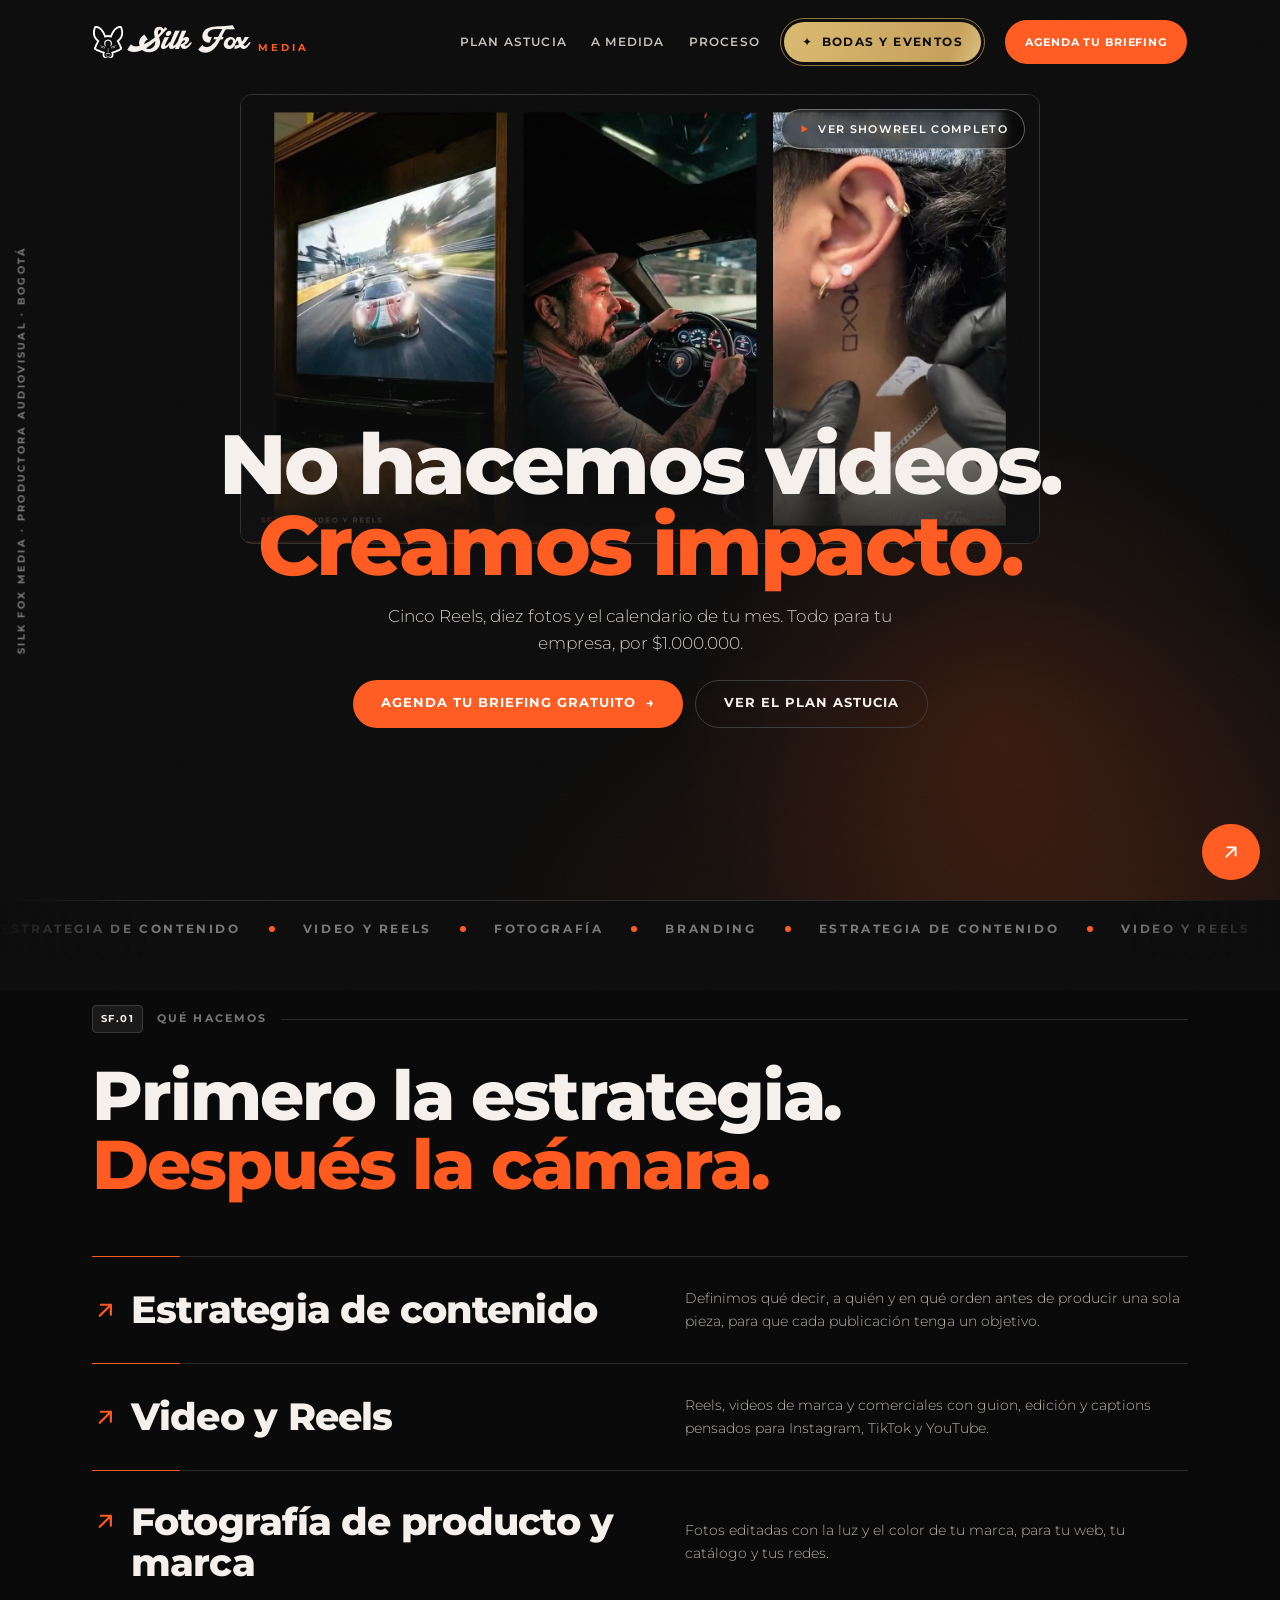
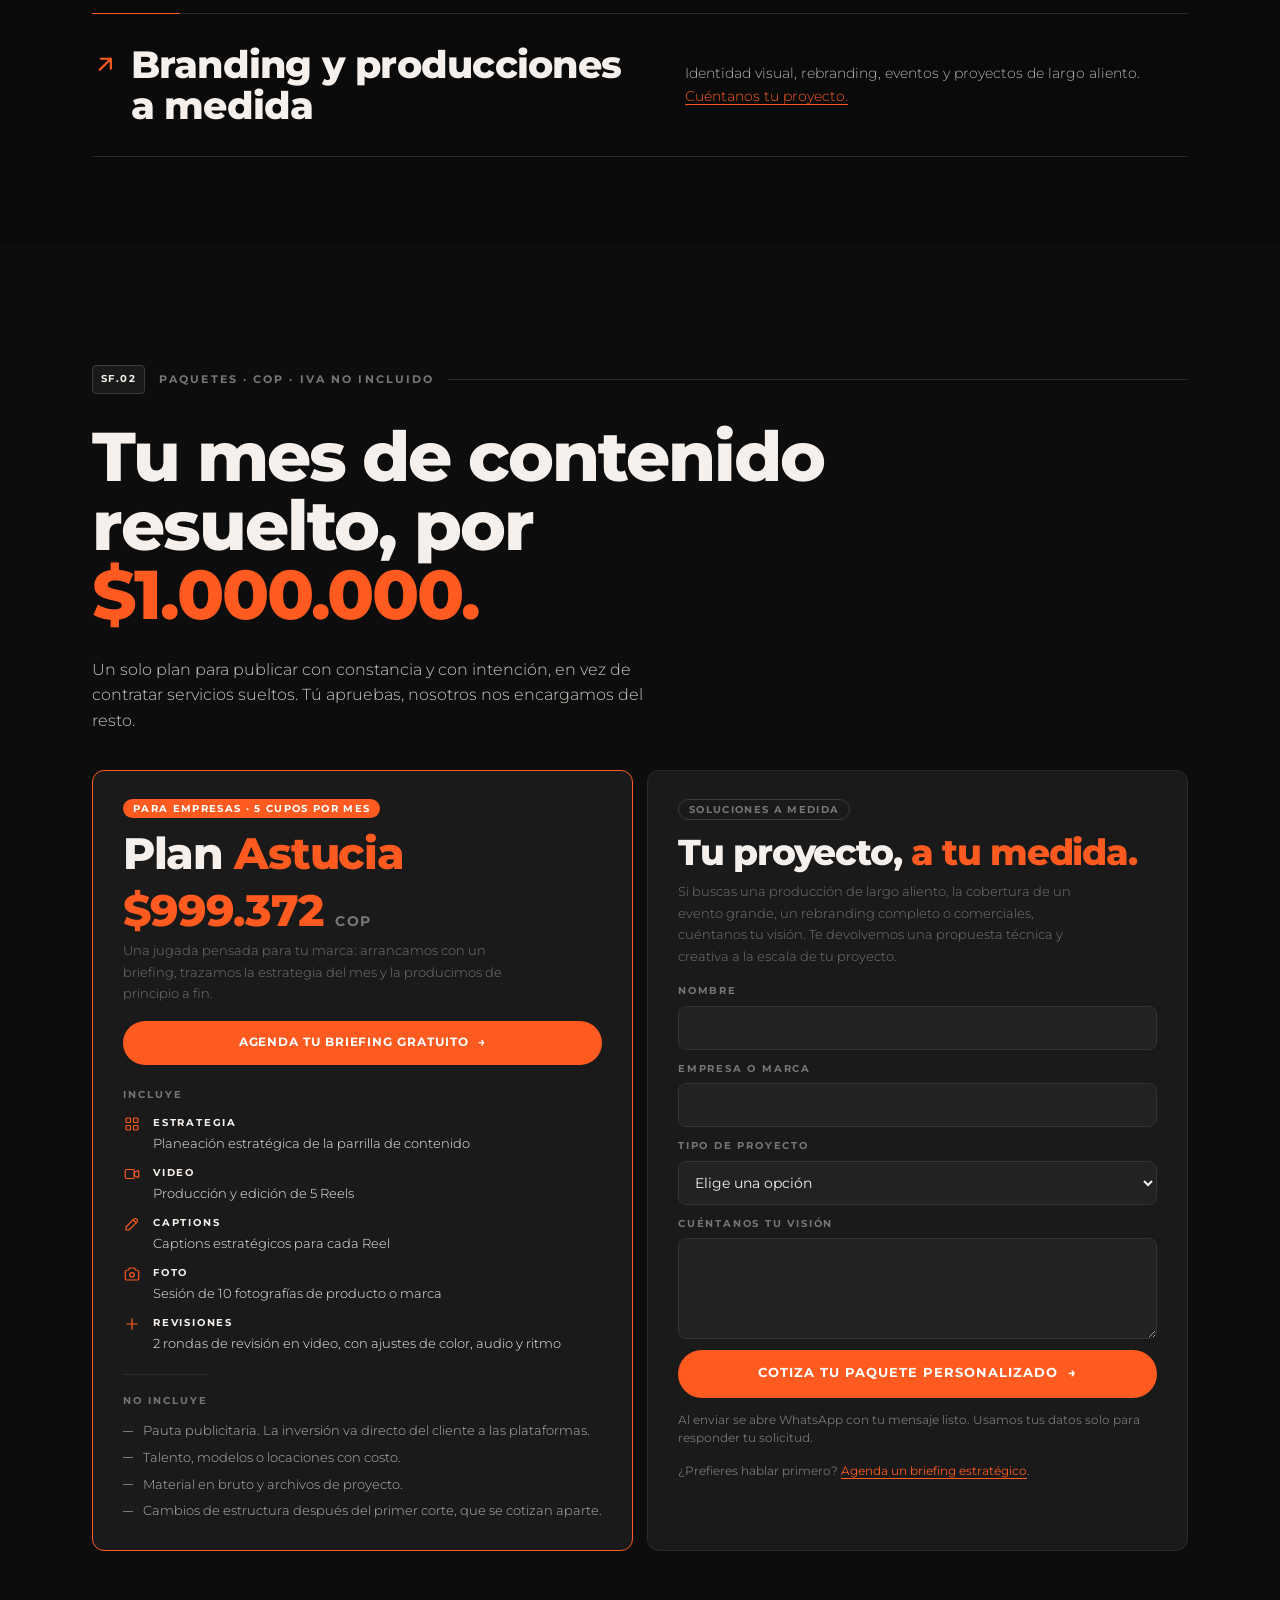
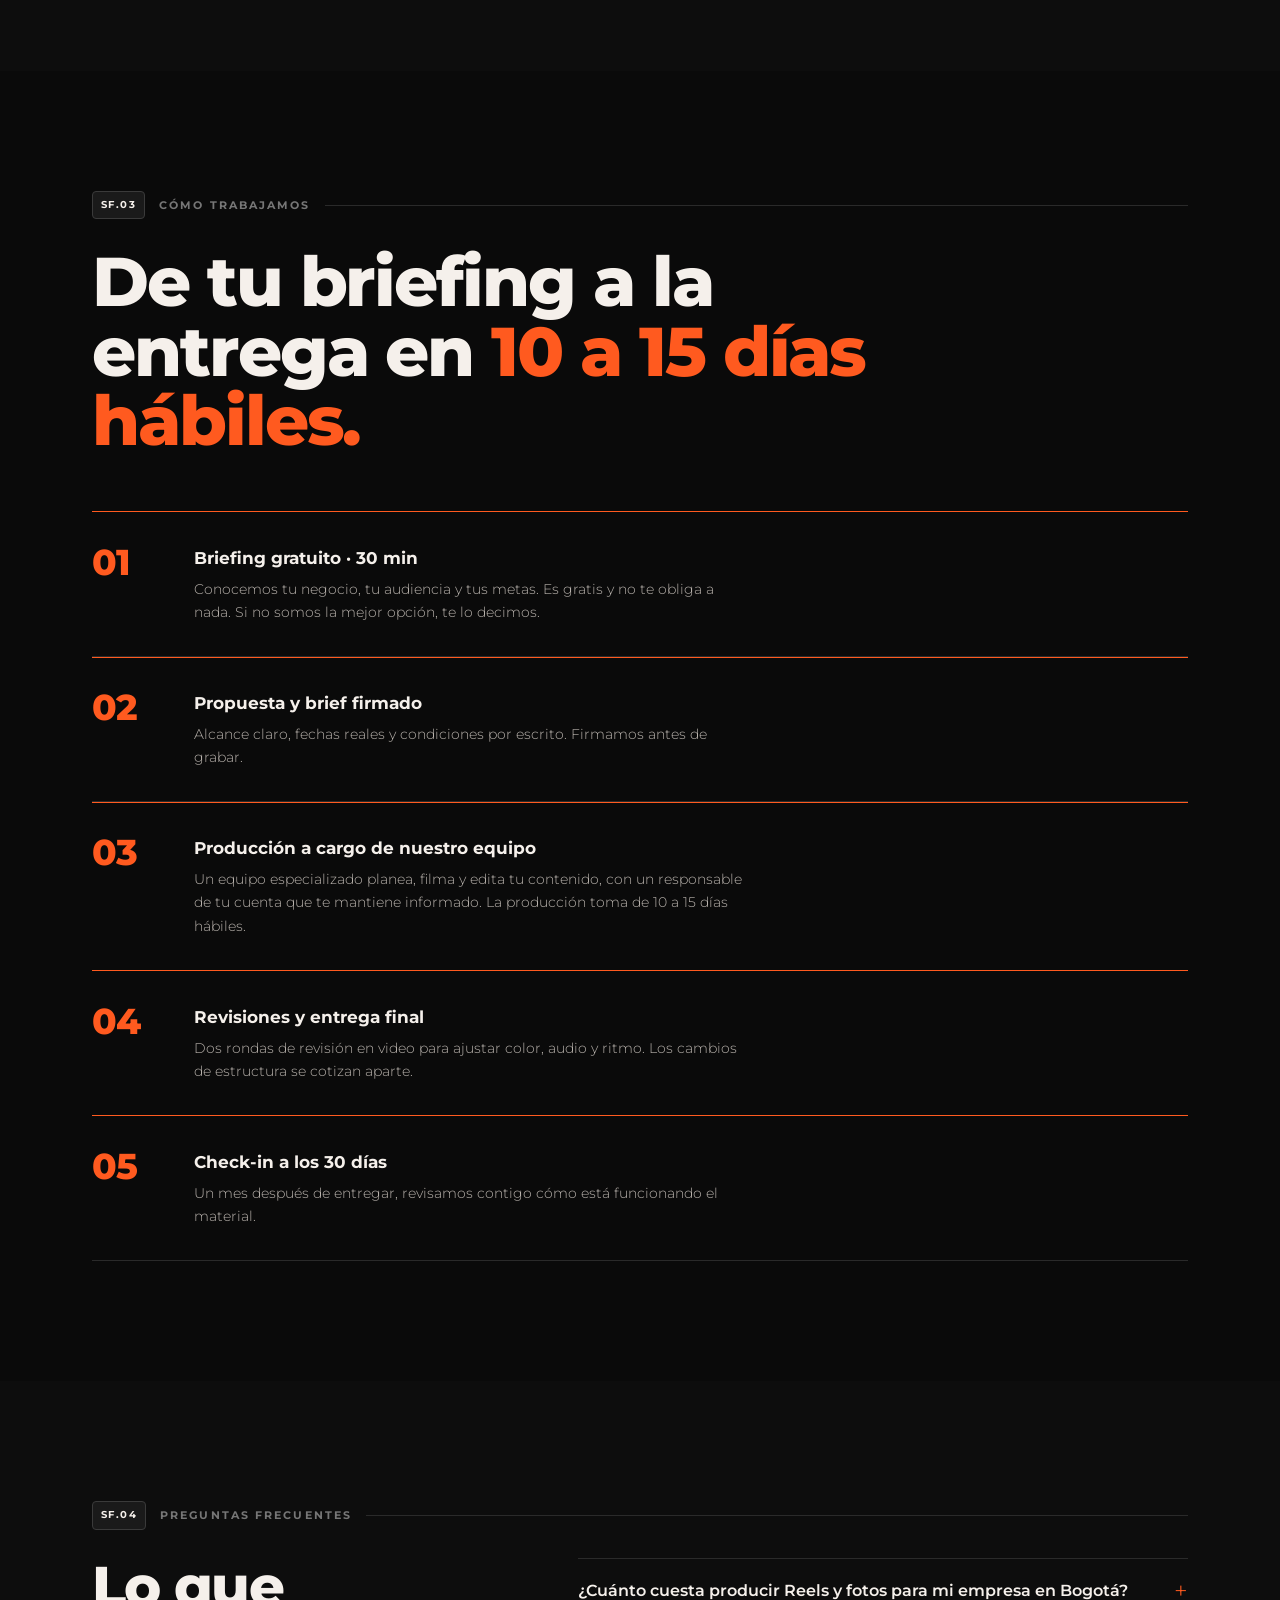
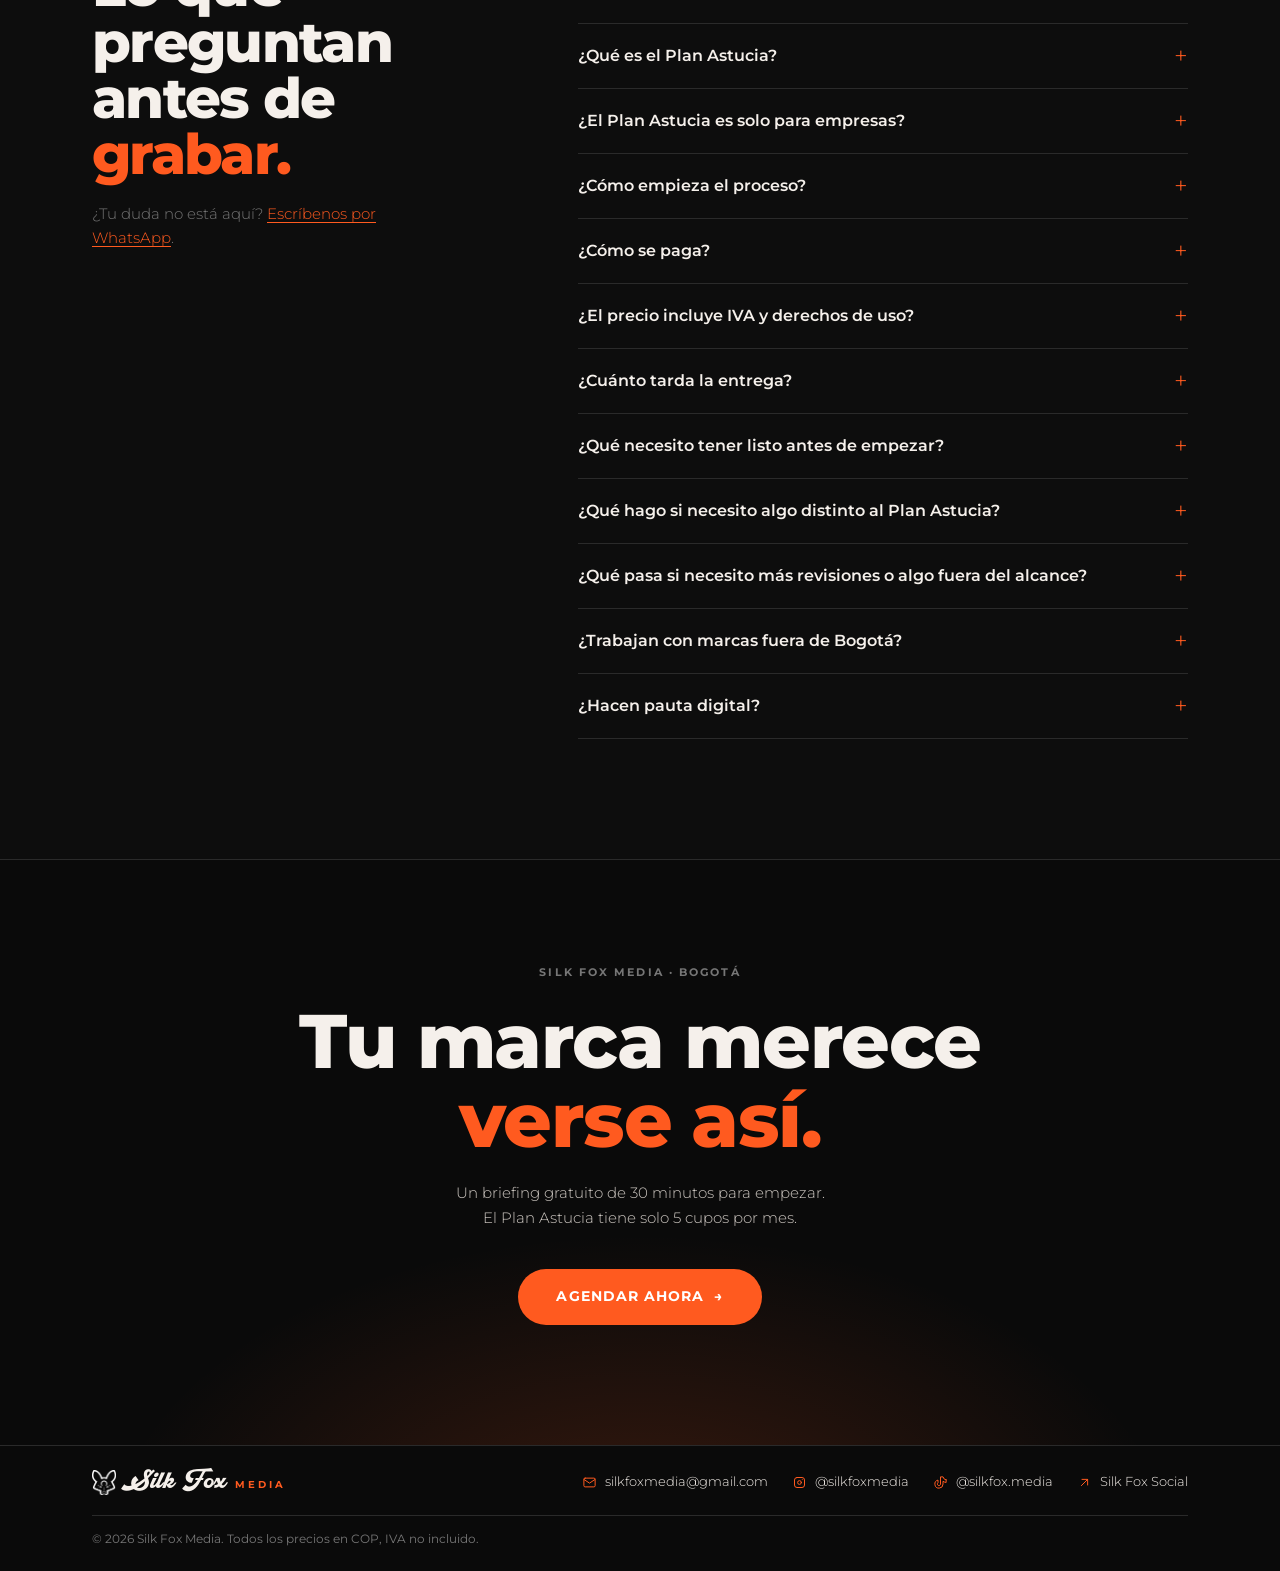
<file: index.html>
<!doctype html>
<html lang="es-CO">
<head>
<meta charset="utf-8">
<script>try{var t=sessionStorage.getItem('sf-pt');if(t)document.documentElement.setAttribute('data-pt',t)}catch(e){}</script>
<meta name="viewport" content="width=device-width, initial-scale=1">
<title>Productora Audiovisual en Bogotá | Silk Fox Media</title>
<meta name="description" content="Productora audiovisual en Bogotá. Plan Astucia: estrategia de contenido, 5 Reels y 10 fotografías para tu empresa por $1.000.000 COP. Briefing gratis.">
<link rel="canonical" href="https://silkfox.co/">
<meta name="theme-color" content="#0A0A0A">
<meta property="og:type" content="website">
<meta property="og:title" content="Silk Fox Media | No hacemos videos. Creamos impacto.">
<meta property="og:description" content="Productora audiovisual en Bogotá. Plan Astucia: estrategia, 5 Reels y 10 fotos por $1.000.000 COP.">
<meta property="og:url" content="https://silkfox.co/">
<meta property="og:image" content="https://silkfox.co/assets/og.jpg">
<meta property="og:locale" content="es_CO">
<meta property="og:image:alt" content="Silk Fox Media: No hacemos videos. Creamos impacto.">
<meta name="twitter:card" content="summary_large_image">
<meta name="author" content="Silk Fox Media">
<meta name="geo.region" content="CO-DC">
<meta name="geo.placename" content="Bogotá">
<link rel="icon" href="assets/images/favicon-32.png" sizes="32x32" type="image/png">
<link rel="apple-touch-icon" href="assets/images/apple-touch-icon.png">
<link rel="preconnect" href="https://fonts.googleapis.com">
<link rel="preconnect" href="https://fonts.gstatic.com" crossorigin>
<link href="https://fonts.googleapis.com/css2?family=Montserrat:wght@300;400;500;600;700;800&display=swap" rel="stylesheet">
<link rel="preload" href="assets/fonts/retrofunk-script.otf" as="font" type="font/otf" crossorigin>
<link rel="prefetch" href="social.html">
<link rel="stylesheet" href="transition.css">
<link rel="stylesheet" href="styles.css">
<script type="application/ld+json">
[
 {
  "@context": "https://schema.org",
  "@type": "ProfessionalService",
  "@id": "https://silkfox.co/#org",
  "name": "Silk Fox Media",
  "alternateName": "Silk Fox",
  "description": "Productora audiovisual en Bogotá: estrategia de contenido, video, fotografía y branding para empresas colombianas.",
  "url": "https://silkfox.co/",
  "logo": "https://silkfox.co/assets/images/logo.png",
  "image": "https://silkfox.co/assets/og.jpg",
  "email": "silkfoxmedia@gmail.com",
  "telephone": "+573212841853",
  "address": {
   "@type": "PostalAddress",
   "addressLocality": "Bogotá",
   "addressCountry": "CO"
  },
  "areaServed": [
   {
    "@type": "City",
    "name": "Bogotá"
   },
   {
    "@type": "Country",
    "name": "Colombia"
   }
  ],
  "openingHoursSpecification": [
   {
    "@type": "OpeningHoursSpecification",
    "dayOfWeek": [
     "Monday",
     "Tuesday",
     "Wednesday",
     "Thursday",
     "Friday"
    ],
    "opens": "09:00",
    "closes": "18:00"
   },
   {
    "@type": "OpeningHoursSpecification",
    "dayOfWeek": "Saturday",
    "opens": "09:00",
    "closes": "13:00"
   }
  ],
  "sameAs": [
   "https://instagram.com/silkfoxmedia"
  ],
  "makesOffer": {
   "@type": "Offer",
   "name": "Plan Astucia",
   "description": "Plan de lanzamiento para empresas: planeación estratégica de la parrilla de contenido, producción y edición de 5 Reels con captions estratégicos y sesión de 10 fotografías de producto o marca. 5 cupos por mes.",
   "price": "1000000",
   "priceCurrency": "COP",
   "eligibleRegion": {
    "@type": "City",
    "name": "Bogotá"
   }
  }
 },
 {
  "@context": "https://schema.org",
  "@type": "FAQPage",
  "mainEntity": [
   {
    "@type": "Question",
    "name": "¿Cuánto cuesta producir Reels y fotos para mi empresa en Bogotá?",
    "acceptedAnswer": {
     "@type": "Answer",
     "text": "El Plan Astucia cuesta $1.000.000 COP más IVA. Incluye la planeación de tu parrilla de contenido, 5 Reels con sus captions y una sesión de 10 fotografías de producto o marca."
    }
   },
   {
    "@type": "Question",
    "name": "¿Qué es el Plan Astucia?",
    "acceptedAnswer": {
     "@type": "Answer",
     "text": "Es el plan de lanzamiento de Silk Fox Media para empresas: un mes de contenido planeado y producido. Hay 5 cupos por mes."
    }
   },
   {
    "@type": "Question",
    "name": "¿El Plan Astucia es solo para empresas?",
    "acceptedAnswer": {
     "@type": "Answer",
     "text": "Sí, está pensada para marcas y empresas que necesitan publicar con constancia. Si tu proyecto es distinto, cotizamos un paquete a medida."
    }
   },
   {
    "@type": "Question",
    "name": "¿Cómo empieza el proceso?",
    "acceptedAnswer": {
     "@type": "Answer",
     "text": "Con un briefing gratuito de 30 minutos en el que conocemos tu negocio antes de producir. Aplica al Plan Astucia y a toda cotización personalizada."
    }
   },
   {
    "@type": "Question",
    "name": "¿Cómo se paga?",
    "acceptedAnswer": {
     "@type": "Answer",
     "text": "Por transferencia bancaria (Bancolombia, Davivienda, Nequi o Daviplata). Pagas el 50% de anticipo para iniciar la producción y el 50% restante contra la entrega final aprobada. El anticipo no es reembolsable una vez iniciada la producción."
    }
   },
   {
    "@type": "Question",
    "name": "¿El precio incluye IVA y derechos de uso?",
    "acceptedAnswer": {
     "@type": "Answer",
     "text": "El IVA se suma según el régimen tributario del cliente. Los derechos de uso del material son exclusivos del cliente una vez realizado el pago total."
    }
   },
   {
    "@type": "Question",
    "name": "¿Cuánto tarda la entrega?",
    "acceptedAnswer": {
     "@type": "Answer",
     "text": "La producción toma de 10 a 15 días hábiles desde que se aprueba la propuesta y se recibe el anticipo."
    }
   },
   {
    "@type": "Question",
    "name": "¿Qué necesito tener listo antes de empezar?",
    "acceptedAnswer": {
     "@type": "Answer",
     "text": "Claridad sobre tu producto o servicio, referencias visuales de lo que te gusta y acceso al espacio o locación. Lo demás lo resolvemos contigo en el briefing."
    }
   },
   {
    "@type": "Question",
    "name": "¿Qué hago si necesito algo distinto al Plan Astucia?",
    "acceptedAnswer": {
     "@type": "Answer",
     "text": "Usa el formulario \"Tu proyecto, a tu medida\". Cubrimos producciones de largo aliento, eventos, rebranding y comerciales con una propuesta a la escala de tu proyecto."
    }
   },
   {
    "@type": "Question",
    "name": "¿Qué pasa si necesito más revisiones o algo fuera del alcance?",
    "acceptedAnswer": {
     "@type": "Answer",
     "text": "Las rondas adicionales y los extras se cotizan antes de ejecutarse. El valor depende del tipo de ajuste."
    }
   },
   {
    "@type": "Question",
    "name": "¿Trabajan con marcas fuera de Bogotá?",
    "acceptedAnswer": {
     "@type": "Answer",
     "text": "La producción presencial es en Bogotá. En el resto del país el servicio está sujeto a viáticos."
    }
   },
   {
    "@type": "Question",
    "name": "¿Hacen pauta digital?",
    "acceptedAnswer": {
     "@type": "Answer",
     "text": "Diseñamos las piezas y la estrategia. La inversión publicitaria la maneja directamente el cliente con las plataformas (Meta, Google, TikTok)."
    }
   }
  ]
 }
]
</script>
</head>
<body>

<!-- Sprite de íconos (estilo Tabler, outline) -->
<svg width="0" height="0" style="position:absolute" aria-hidden="true">
  <defs>
    <symbol id="i-video" viewBox="0 0 24 24"><path d="M15 10l4.553-2.276A1 1 0 0 1 21 8.618v6.764a1 1 0 0 1-1.447.894L15 14z"/><rect x="3" y="6" width="12" height="12" rx="2"/></symbol>
    <symbol id="i-camera" viewBox="0 0 24 24"><path d="M5 7h1a2 2 0 0 0 2-2a1 1 0 0 1 1-1h6a1 1 0 0 1 1 1a2 2 0 0 0 2 2h1a2 2 0 0 1 2 2v9a2 2 0 0 1-2 2H5a2 2 0 0 1-2-2V9a2 2 0 0 1 2-2"/><circle cx="12" cy="13" r="3"/></symbol>
    <symbol id="i-grid" viewBox="0 0 24 24"><rect x="4" y="4" width="6" height="6" rx="1"/><rect x="14" y="4" width="6" height="6" rx="1"/><rect x="4" y="14" width="6" height="6" rx="1"/><rect x="14" y="14" width="6" height="6" rx="1"/></symbol>
    <symbol id="i-insta" viewBox="0 0 24 24"><rect x="4" y="4" width="16" height="16" rx="4"/><circle cx="12" cy="12" r="3"/><path d="M16.5 7.5v.01"/></symbol>
    <symbol id="i-info" viewBox="0 0 24 24"><circle cx="12" cy="12" r="9"/><path d="M12 9h.01M11 12h1v4h1"/></symbol>
    <symbol id="i-pencil" viewBox="0 0 24 24"><path d="M4 20h4L18.5 9.5a2.828 2.828 0 1 0-4-4L4 16z"/><path d="M13.5 6.5l4 4"/></symbol>
    <symbol id="i-palette" viewBox="0 0 24 24"><path d="M12 21a9 9 0 0 1 0-18c4.97 0 9 3.582 9 8c0 1.06-.474 2.078-1.318 2.828S17.693 15 16.5 15H14a2 2 0 0 0-1 3.75A1.3 1.3 0 0 1 12 21"/><path d="M8.5 10.5v.01M12.5 7.5v.01M16.5 10.5v.01"/></symbol>
    <symbol id="i-package" viewBox="0 0 24 24"><path d="M12 3l8 4.5v9L12 21l-8-4.5v-9z"/><path d="M12 12l8-4.5M12 12v9M12 12L4 7.5M16 5.25l-8 4.5"/></symbol>
    <symbol id="i-card" viewBox="0 0 24 24"><rect x="3" y="5" width="18" height="14" rx="3"/><path d="M3 10h18M7 15h.01M11 15h2"/></symbol>
    <symbol id="i-calendar" viewBox="0 0 24 24"><rect x="4" y="5" width="16" height="16" rx="2"/><path d="M16 3v4M8 3v4M4 11h16"/></symbol>
    <symbol id="i-invoice" viewBox="0 0 24 24"><path d="M14 3v4a1 1 0 0 0 1 1h4"/><path d="M17 21H7a2 2 0 0 1-2-2V5a2 2 0 0 1 2-2h7l5 5v11a2 2 0 0 1-2 2M9 7h1M9 13h6M13 17h2"/></symbol>
    <symbol id="i-shield" viewBox="0 0 24 24"><path d="M11.46 20.846A12 12 0 0 1 4 7a12 12 0 0 0 8-3a12 12 0 0 0 8 3a12 12 0 0 1-.09 1.92"/><path d="M15 19l2 2l4-4"/></symbol>
    <symbol id="i-lock" viewBox="0 0 24 24"><rect x="5" y="11" width="14" height="10" rx="2"/><circle cx="12" cy="16" r="1"/><path d="M8 11V7a4 4 0 0 1 8 0v4"/></symbol>
    <symbol id="i-plus" viewBox="0 0 24 24"><path d="M12 5v14M5 12h14"/></symbol>
    <symbol id="i-arrow" viewBox="0 0 24 24"><path d="M7 17L17 7M8 7h9v9"/></symbol>
    <symbol id="i-tiktok" viewBox="0 0 24 24"><path d="M21 7.917v4.034a9.948 9.948 0 0 1-5-1.951v4.5a6.5 6.5 0 1 1-8-6.326v4.326a2.5 2.5 0 1 0 4 2v-11.5h4.083a6.005 6.005 0 0 0 4.917 4.917z"/></symbol>
    <symbol id="i-check" viewBox="0 0 24 24"><path d="M5 12l5 5L20 7"/></symbol>
    <symbol id="i-mail" viewBox="0 0 24 24"><rect x="3" y="5" width="18" height="14" rx="2"/><path d="M3 7l9 6l9-6"/></symbol>
    <symbol id="i-clock" viewBox="0 0 24 24"><circle cx="12" cy="12" r="9"/><path d="M12 7v5l3 3"/></symbol>
    <symbol id="i-globe" viewBox="0 0 24 24"><circle cx="12" cy="12" r="9"/><path d="M3.6 9h16.8M3.6 15h16.8M11.5 3a17 17 0 0 0 0 18M12.5 3a17 17 0 0 1 0 18"/></symbol>
  </defs>
</svg>

<a class="skip" href="#main">Saltar al contenido</a>

<!-- 1. NAV -->
<header class="nav" id="nav">
  <div class="wrap nav__in">
    <a class="logo" href="#top" aria-label="Silk Fox Media, inicio"><img src="assets/images/logo.png" alt="" width="34" height="36"><span class="logo__t">Silk Fox</span><span class="logo__m">Media</span></a>
    <nav class="nav__links" id="menu" aria-label="Principal">
      <a href="#oferta">Plan Astucia</a>
      <a href="#medida">A medida</a>
      <a href="#proceso">Proceso</a>
      <a class="nav__social" data-transition="social" href="social.html"><i aria-hidden="true">✦</i>Bodas y eventos</a>
            <a class="btn btn--primary btn--sm nav__cta" data-wa href="#contacto">Agenda tu briefing</a>
    </nav>
    <button class="burger" id="burger" aria-label="Abrir menú" aria-expanded="false" aria-controls="menu"><span></span><span></span></button>
  </div>
</header>

<main id="main">

<!-- 2. HERO -->
<section class="hero" id="top">
  <div class="hero__stage">
    <div class="reel">
      <video class="reel__video" muted loop playsinline autoplay preload="metadata" poster="assets/media/showreel/showreel-16x9-poster.jpg" aria-hidden="true">
        <source src="assets/media/showreel/showreel-16x9-loop.mp4" type="video/mp4">
      </video>
      <button class="reel__play" type="button" data-showreel-open><svg viewBox="0 0 24 24" width="12" height="12" aria-hidden="true"><path fill="currentColor" d="M7 4.5v15l12-7.5z"/></svg>Ver showreel completo</button>
    </div>
    <div class="wrap hero__in">
      <h1 class="hero__title">No hacemos videos.<br><span class="accent">Creamos impacto.</span></h1>
      <p class="hero__sub reveal">Cinco Reels, diez fotos y el calendario de tu mes. Todo para tu empresa, por $1.000.000.</p>
      <div class="hero__cta reveal">
        <a class="btn btn--primary" data-wa href="#contacto">Agenda tu briefing gratuito <span aria-hidden="true">→</span></a>
        <a class="btn btn--ghost" href="#oferta">Ver el Plan Astucia</a>
      </div>
    </div>
  </div>
</section>

<div class="marquee" aria-hidden="true"><div class="marquee__track"><span>Estrategia de contenido</span><i></i><span>Video y Reels</span><i></i><span>Fotografía</span><i></i><span>Branding</span><i></i><span>Estrategia de contenido</span><i></i><span>Video y Reels</span><i></i><span>Fotografía</span><i></i><span>Branding</span><i></i><span>Estrategia de contenido</span><i></i><span>Video y Reels</span><i></i><span>Fotografía</span><i></i><span>Branding</span><i></i></div></div>

<!-- SERVICIOS -->
<section class="sec sec--tight" id="servicios">
  <div class="wrap">
    <div class="divider reveal" data-code="SF.01"><span>Qué hacemos</span></div>
    <h2 class="h2 reveal">Primero la estrategia. <span class="accent">Después la cámara.</span></h2>
    <ul class="svc">
      <li class="reveal"><h3><svg class="ico ico--sm" aria-hidden="true"><use href="#i-arrow"/></svg>Estrategia de contenido</h3><p>Definimos qué decir, a quién y en qué orden antes de producir una sola pieza, para que cada publicación tenga un objetivo.</p></li>
      <li class="reveal"><h3><svg class="ico ico--sm" aria-hidden="true"><use href="#i-arrow"/></svg>Video y Reels</h3><p>Reels, videos de marca y comerciales con guion, edición y captions pensados para Instagram, TikTok y YouTube.</p></li>
      <li class="reveal"><h3><svg class="ico ico--sm" aria-hidden="true"><use href="#i-arrow"/></svg>Fotografía de producto y marca</h3><p>Fotos editadas con la luz y el color de tu marca, para tu web, tu catálogo y tus redes.</p></li>
      <li class="reveal"><h3><svg class="ico ico--sm" aria-hidden="true"><use href="#i-arrow"/></svg>Branding y producciones a medida</h3><p>Identidad visual, rebranding, eventos y proyectos de largo aliento. <a class="lnk" href="#medida">Cuéntanos tu proyecto.</a></p></li>
    </ul>
  </div>
</section>

<!-- 3. PAQUETES: PLAN FUNDADORES + A MEDIDA -->
<section class="sec" id="oferta">
  <div class="wrap">
    <div class="divider reveal" data-code="SF.02"><span>Paquetes · COP · IVA no incluido</span></div>
    <h2 class="h2 reveal">Tu mes de contenido resuelto, por <span class="accent">$1.000.000.</span></h2>
    <p class="lead reveal">Un solo plan para publicar con constancia y con intención, en vez de contratar servicios sueltos. Tú apruebas, nosotros nos encargamos del resto.</p>
    <div class="pkgs">

      <article class="card pkg founders reveal">
        <span class="badge">Para empresas · 5 cupos por mes</span>
        <h3 class="pkg__name">Plan <span class="accent">Astucia</span></h3>
        <p class="founders__amount">$1.000.000 <small>COP</small></p>
        <p class="muted founders__trade">Una jugada pensada para tu marca: arrancamos con un briefing, trazamos la estrategia del mes y la producimos de principio a fin.</p>
        <a class="btn btn--primary pkg__btn" data-wa data-msg="Hola, quiero activar el Plan Astucia de Silk Fox Media para mi empresa." href="#contacto">Agenda tu briefing gratuito <span aria-hidden="true">→</span></a>
        <h3 class="founders__h">Incluye</h3>
        <ul class="inc">
          <li><svg class="ico"><use href="#i-grid"/></svg><div><b>Estrategia</b>Planeación estratégica de la parrilla de contenido</div></li>
          <li><svg class="ico"><use href="#i-video"/></svg><div><b>Video</b>Producción y edición de 5 Reels</div></li>
          <li><svg class="ico"><use href="#i-pencil"/></svg><div><b>Captions</b>Captions estratégicos para cada Reel</div></li>
          <li><svg class="ico"><use href="#i-camera"/></svg><div><b>Foto</b>Sesión de 10 fotografías de producto o marca</div></li>
          <li><svg class="ico"><use href="#i-plus"/></svg><div><b>Revisiones</b>2 rondas de revisión en video, con ajustes de color, audio y ritmo</div></li>
        </ul>
        <h3 class="founders__h founders__h--ex">No incluye</h3>
        <ul class="excl">
          <li>Pauta publicitaria. La inversión va directo del cliente a las plataformas.</li>
          <li>Talento, modelos o locaciones con costo.</li>
          <li>Material en bruto y archivos de proyecto.</li>
          <li>Cambios de estructura después del primer corte, que se cotizan aparte.</li>
        </ul>
      </article>

      <article class="card pkg pkg--custom reveal" id="medida">
        <span class="badge badge--soft">Soluciones a medida</span>
        <h3 class="pkg__title">Tu proyecto, <span class="accent">a tu medida.</span></h3>
        <p class="muted pkg__txt">Si buscas una producción de largo aliento, la cobertura de un evento grande, un rebranding completo o comerciales, cuéntanos tu visión. Te devolvemos una propuesta técnica y creativa a la escala de tu proyecto.</p>
        <form class="form" id="quote" novalidate>
          <label>Nombre<input name="nombre" type="text" autocomplete="name" required></label>
          <label>Empresa o marca<input name="empresa" type="text" autocomplete="organization" required></label>
          <label>Tipo de proyecto
            <select name="tipo" required>
              <option value="">Elige una opción</option>
              <option>Producción de largo aliento</option>
              <option>Cobertura de un evento</option>
              <option>Rebranding completo</option>
              <option>Comerciales</option>
              <option>Otro</option>
            </select>
          </label>
          <label>Cuéntanos tu visión<textarea name="mensaje" rows="4" required></textarea></label>
          <button class="btn btn--primary" type="submit">Cotiza tu paquete personalizado <span aria-hidden="true">→</span></button>
          <p class="note form__note" id="formnote" role="status">Al enviar se abre WhatsApp con tu mensaje listo. Usamos tus datos solo para responder tu solicitud.</p>
        </form>
        <p class="note">¿Prefieres hablar primero? <a class="lnk" data-wa href="#contacto">Agenda un briefing estratégico</a>.</p>
      </article>

    </div>
  </div>
</section>

<!-- 5. PROCESO -->
<section class="sec" id="proceso">
  <div class="wrap">
    <div class="divider reveal" data-code="SF.03"><span>Cómo trabajamos</span></div>
    <h2 class="h2 reveal">De tu briefing a la entrega en <span class="accent">10 a 15 días hábiles.</span></h2>
    <ol class="steps">
      <li class="reveal"><span class="steps__n">01</span><div><h3>Briefing gratuito · 30 min</h3><p>Conocemos tu negocio, tu audiencia y tus metas. Es gratis y no te obliga a nada. Si no somos la mejor opción, te lo decimos.</p></div></li>
      <li class="reveal"><span class="steps__n">02</span><div><h3>Propuesta y brief firmado</h3><p>Alcance claro, fechas reales y condiciones por escrito. Firmamos antes de grabar.</p></div></li>
      <li class="reveal"><span class="steps__n">03</span><div><h3>Producción a cargo de nuestro equipo</h3><p>Un equipo especializado planea, filma y edita tu contenido, con un responsable de tu cuenta que te mantiene informado. La producción toma de 10 a 15 días hábiles.</p></div></li>
      <li class="reveal"><span class="steps__n">04</span><div><h3>Revisiones y entrega final</h3><p>Dos rondas de revisión en video para ajustar color, audio y ritmo. Los cambios de estructura se cotizan aparte.</p></div></li>
      <li class="reveal"><span class="steps__n">05</span><div><h3>Check-in a los 30 días</h3><p>Un mes después de entregar, revisamos contigo cómo está funcionando el material.</p></div></li>
    </ol>
  </div>
</section>

<!-- 7. FAQ -->
<section class="sec" id="faq">
  <div class="wrap">
    <div class="divider reveal" data-code="SF.04"><span>Preguntas frecuentes</span></div>
    <div class="faqgrid">
      <div class="faqgrid__head reveal">
        <h2 class="h2">Lo que preguntan antes de <span class="accent">grabar.</span></h2>
        <p class="muted">¿Tu duda no está aquí? <a class="lnk" data-wa data-msg="Hola, tengo una pregunta sobre los servicios de Silk Fox Media." href="#contacto">Escríbenos por WhatsApp</a>.</p>
      </div>
      <div class="faq reveal">
        <details><summary>¿Cuánto cuesta producir Reels y fotos para mi empresa en Bogotá?</summary><p>El Plan Astucia cuesta $1.000.000 COP más IVA. Incluye la planeación de tu parrilla de contenido, 5 Reels con sus captions y una sesión de 10 fotografías de producto o marca.</p></details>
        <details><summary>¿Qué es el Plan Astucia?</summary><p>Es el plan de lanzamiento de Silk Fox Media para empresas: un mes de contenido planeado y producido. Hay 5 cupos por mes.</p></details>
        <details><summary>¿El Plan Astucia es solo para empresas?</summary><p>Sí, está pensada para marcas y empresas que necesitan publicar con constancia. Si tu proyecto es distinto, cotizamos un paquete a medida.</p></details>
        <details><summary>¿Cómo empieza el proceso?</summary><p>Con un briefing gratuito de 30 minutos en el que conocemos tu negocio antes de producir. Aplica al Plan Astucia y a toda cotización personalizada.</p></details>
        <details><summary>¿Cómo se paga?</summary><p>Por transferencia bancaria (Bancolombia, Davivienda, Nequi o Daviplata). Pagas el 50% de anticipo para iniciar la producción y el 50% restante contra la entrega final aprobada. El anticipo no es reembolsable una vez iniciada la producción.</p></details>
        <details><summary>¿El precio incluye IVA y derechos de uso?</summary><p>El IVA se suma según el régimen tributario del cliente. Los derechos de uso del material son exclusivos del cliente una vez realizado el pago total.</p></details>
        <details><summary>¿Cuánto tarda la entrega?</summary><p>La producción toma de 10 a 15 días hábiles desde que se aprueba la propuesta y se recibe el anticipo.</p></details>
        <details><summary>¿Qué necesito tener listo antes de empezar?</summary><p>Claridad sobre tu producto o servicio, referencias visuales de lo que te gusta y acceso al espacio o locación. Lo demás lo resolvemos contigo en el briefing.</p></details>
        <details><summary>¿Qué hago si necesito algo distinto al Plan Astucia?</summary><p>Usa el formulario "Tu proyecto, a tu medida". Cubrimos producciones de largo aliento, eventos, rebranding y comerciales con una propuesta a la escala de tu proyecto.</p></details>
        <details><summary>¿Qué pasa si necesito más revisiones o algo fuera del alcance?</summary><p>Las rondas adicionales y los extras se cotizan antes de ejecutarse. El valor depende del tipo de ajuste.</p></details>
        <details><summary>¿Trabajan con marcas fuera de Bogotá?</summary><p>La producción presencial es en Bogotá. En el resto del país el servicio está sujeto a viáticos.</p></details>
        <details><summary>¿Hacen pauta digital?</summary><p>Diseñamos las piezas y la estrategia. La inversión publicitaria la maneja directamente el cliente con las plataformas (Meta, Google, TikTok).</p></details>
      </div>
    </div>
  </div>
</section>

<!-- 8. CTA FINAL -->
<section class="final" id="contacto">
  <div class="wrap final__in">
    <p class="eyebrow reveal">Silk Fox Media · Bogotá</p>
    <h2 class="final__title reveal">Tu marca merece <span class="accent">verse así.</span></h2>
    <p class="final__sub reveal">Un briefing gratuito de 30 minutos para empezar.<br>El Plan Astucia tiene solo 5 cupos por mes.</p>
    <a class="btn btn--primary btn--lg reveal" data-wa href="#contacto">Agendar ahora <span aria-hidden="true">→</span></a>
  </div>
</section>

</main>

<footer class="foot">
  <div class="wrap foot__in">
    <a class="logo" href="#top"><img src="assets/images/logo.png" alt="" width="34" height="36"><span class="logo__t">Silk Fox</span><span class="logo__m">Media</span></a>
    <ul class="foot__list">
      <li><svg class="ico"><use href="#i-mail"/></svg><a href="mailto:silkfoxmedia@gmail.com">silkfoxmedia@gmail.com</a></li>
      <li><svg class="ico"><use href="#i-insta"/></svg><a href="https://instagram.com/silkfoxmedia" target="_blank" rel="noopener">@silkfoxmedia</a></li>
      <li><svg class="ico"><use href="#i-tiktok"/></svg><a href="https://www.tiktok.com/@silkfox.media" target="_blank" rel="noopener">@silkfox.media</a></li>
      <li><svg class="ico"><use href="#i-arrow"/></svg><a data-transition="social" href="social.html">Silk Fox Social</a></li>
    </ul>
    <p class="note">© <span id="yr">2026</span> Silk Fox Media. Todos los precios en COP, IVA no incluido.</p>
  </div>
</footer>

<a class="fab" data-wa href="#contacto" aria-label="Agenda tu briefing gratuito por WhatsApp"><svg class="ico" aria-hidden="true"><use href="#i-arrow"/></svg><span>Agenda tu briefing</span></a>
<p class="side" aria-hidden="true">Silk Fox Media · Productora audiovisual · Bogotá</p>
<dialog class="sr" id="showreel" aria-label="Showreel Silk Fox Media">
  <button class="sr__x" type="button" aria-label="Cerrar" data-showreel-close>×</button>
  <video class="sr__video" controls playsinline preload="none" poster="assets/media/showreel/showreel-16x9-poster.jpg">
    <source src="assets/media/showreel/showreel-16x9.mp4" type="video/mp4">
  </video>
</dialog>

<script src="main.js"></script>
<script src="motion.js"></script>
<script src="transition.js"></script>
</body>
</html>
</file>
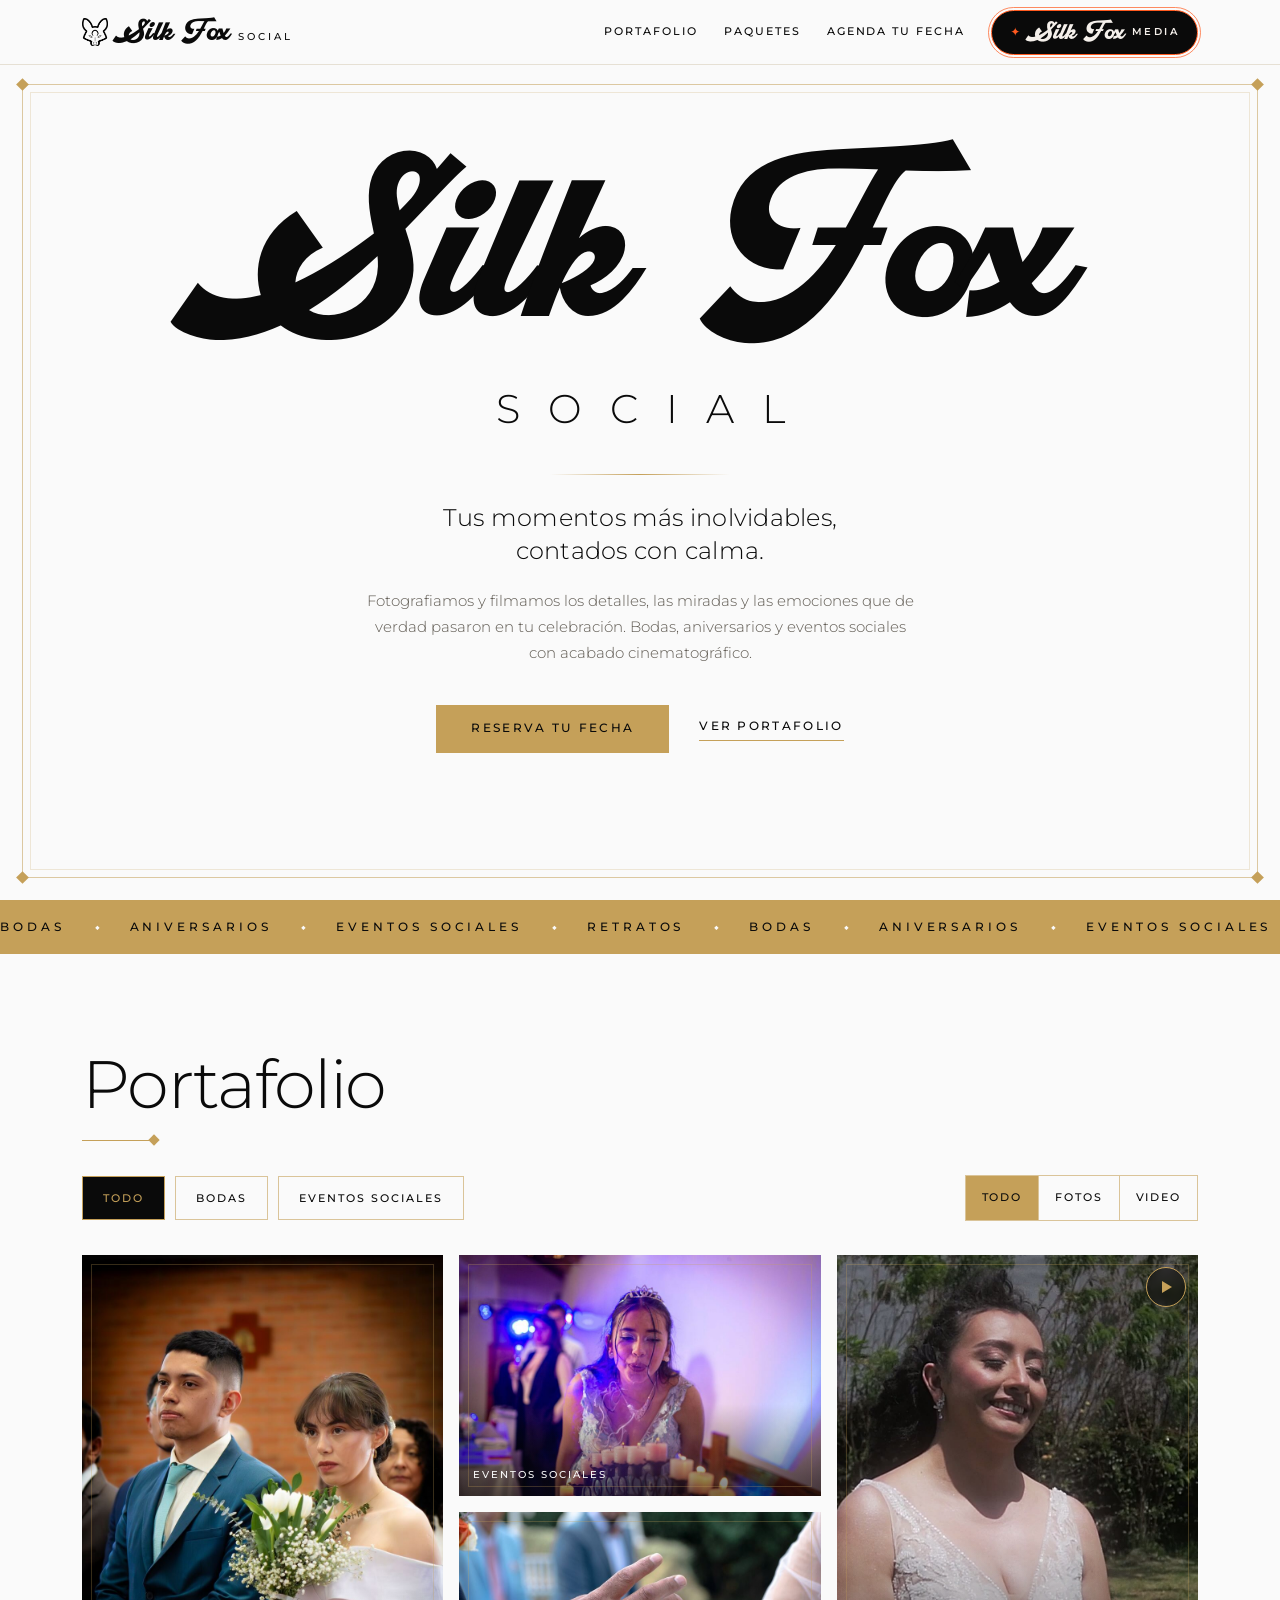
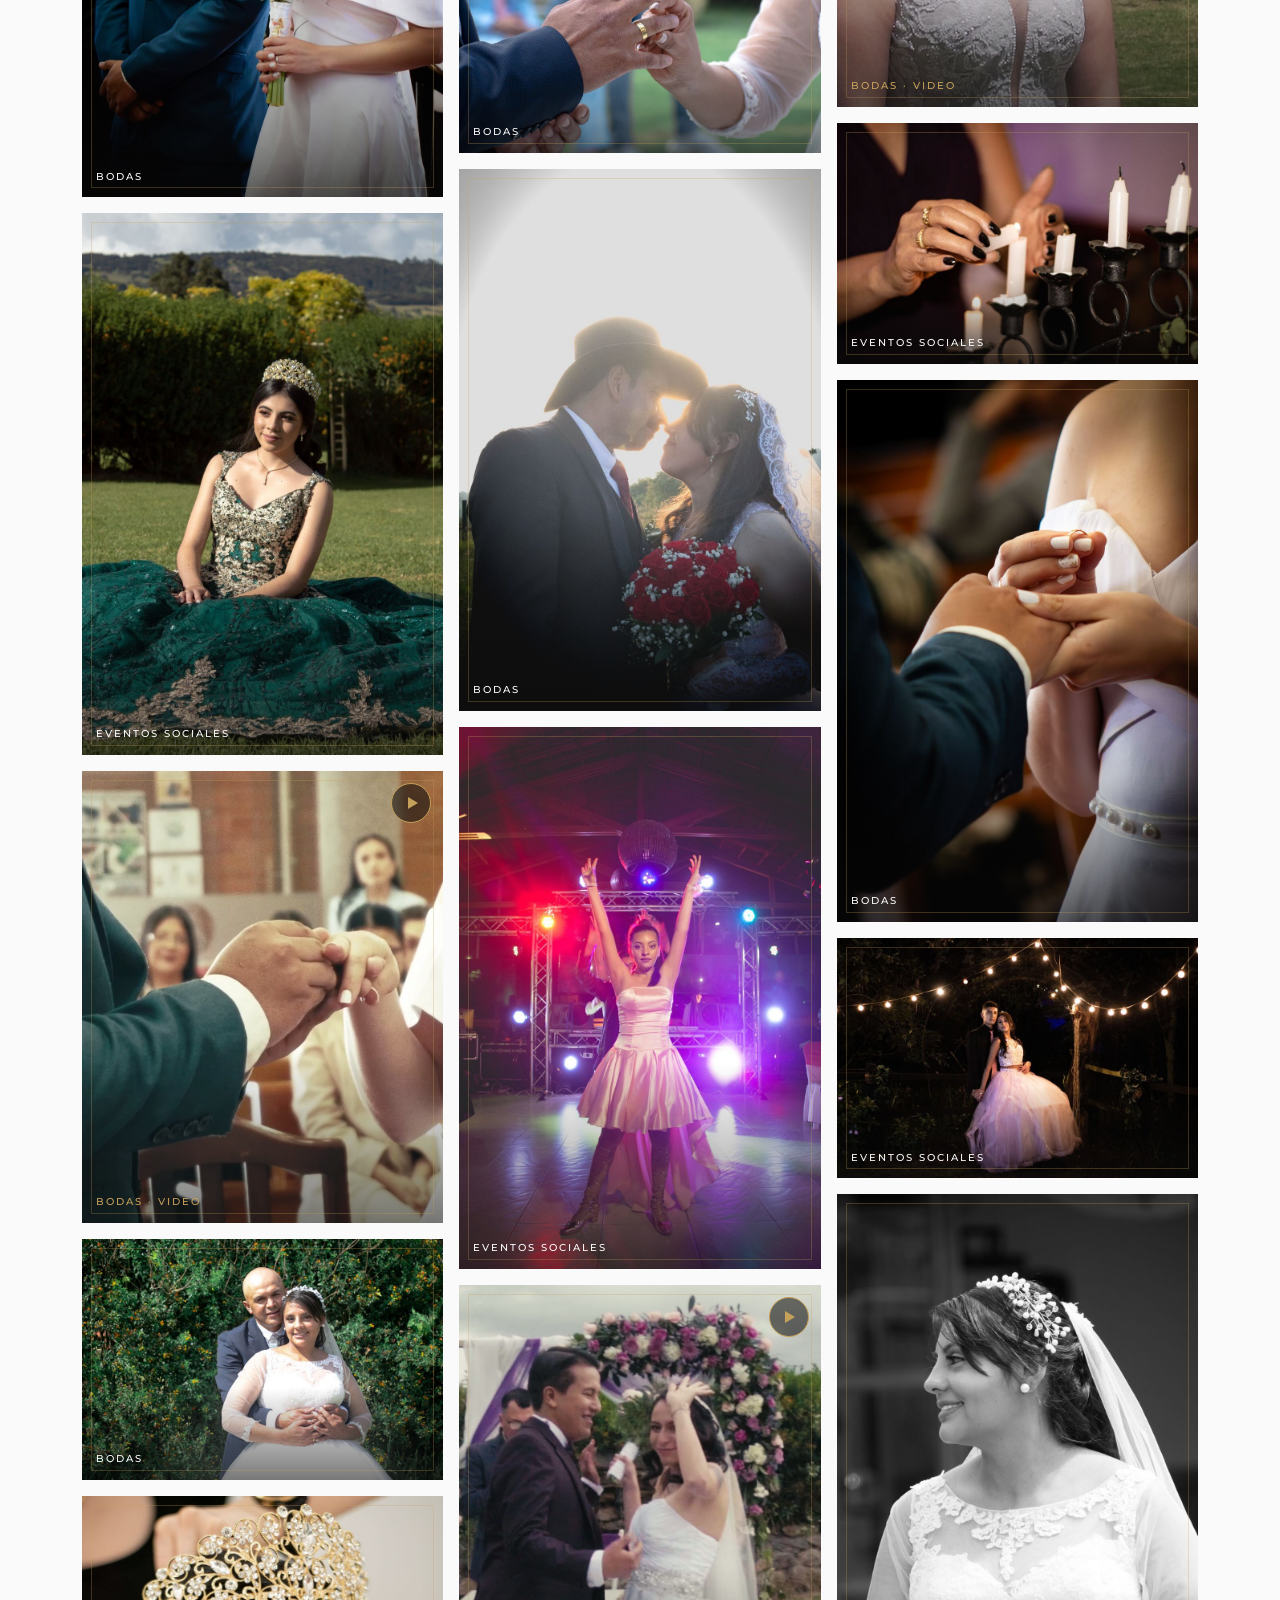
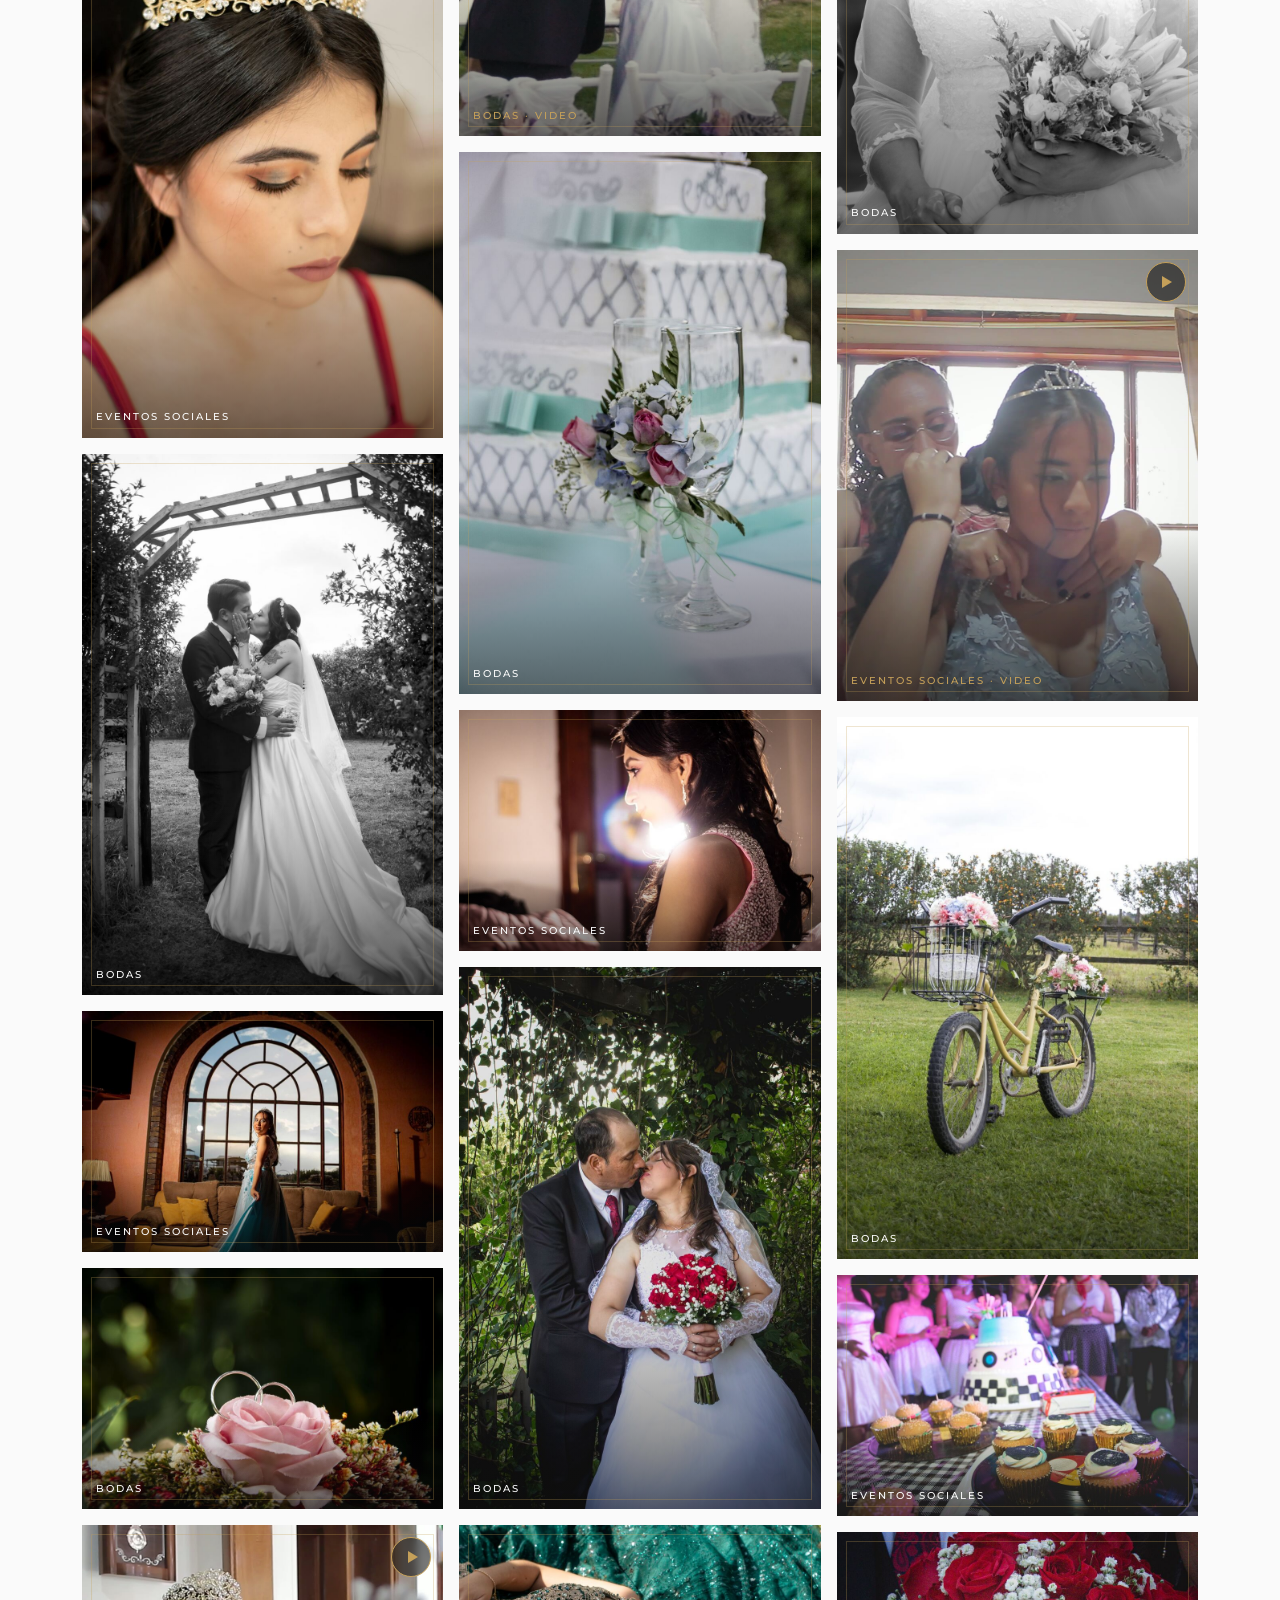
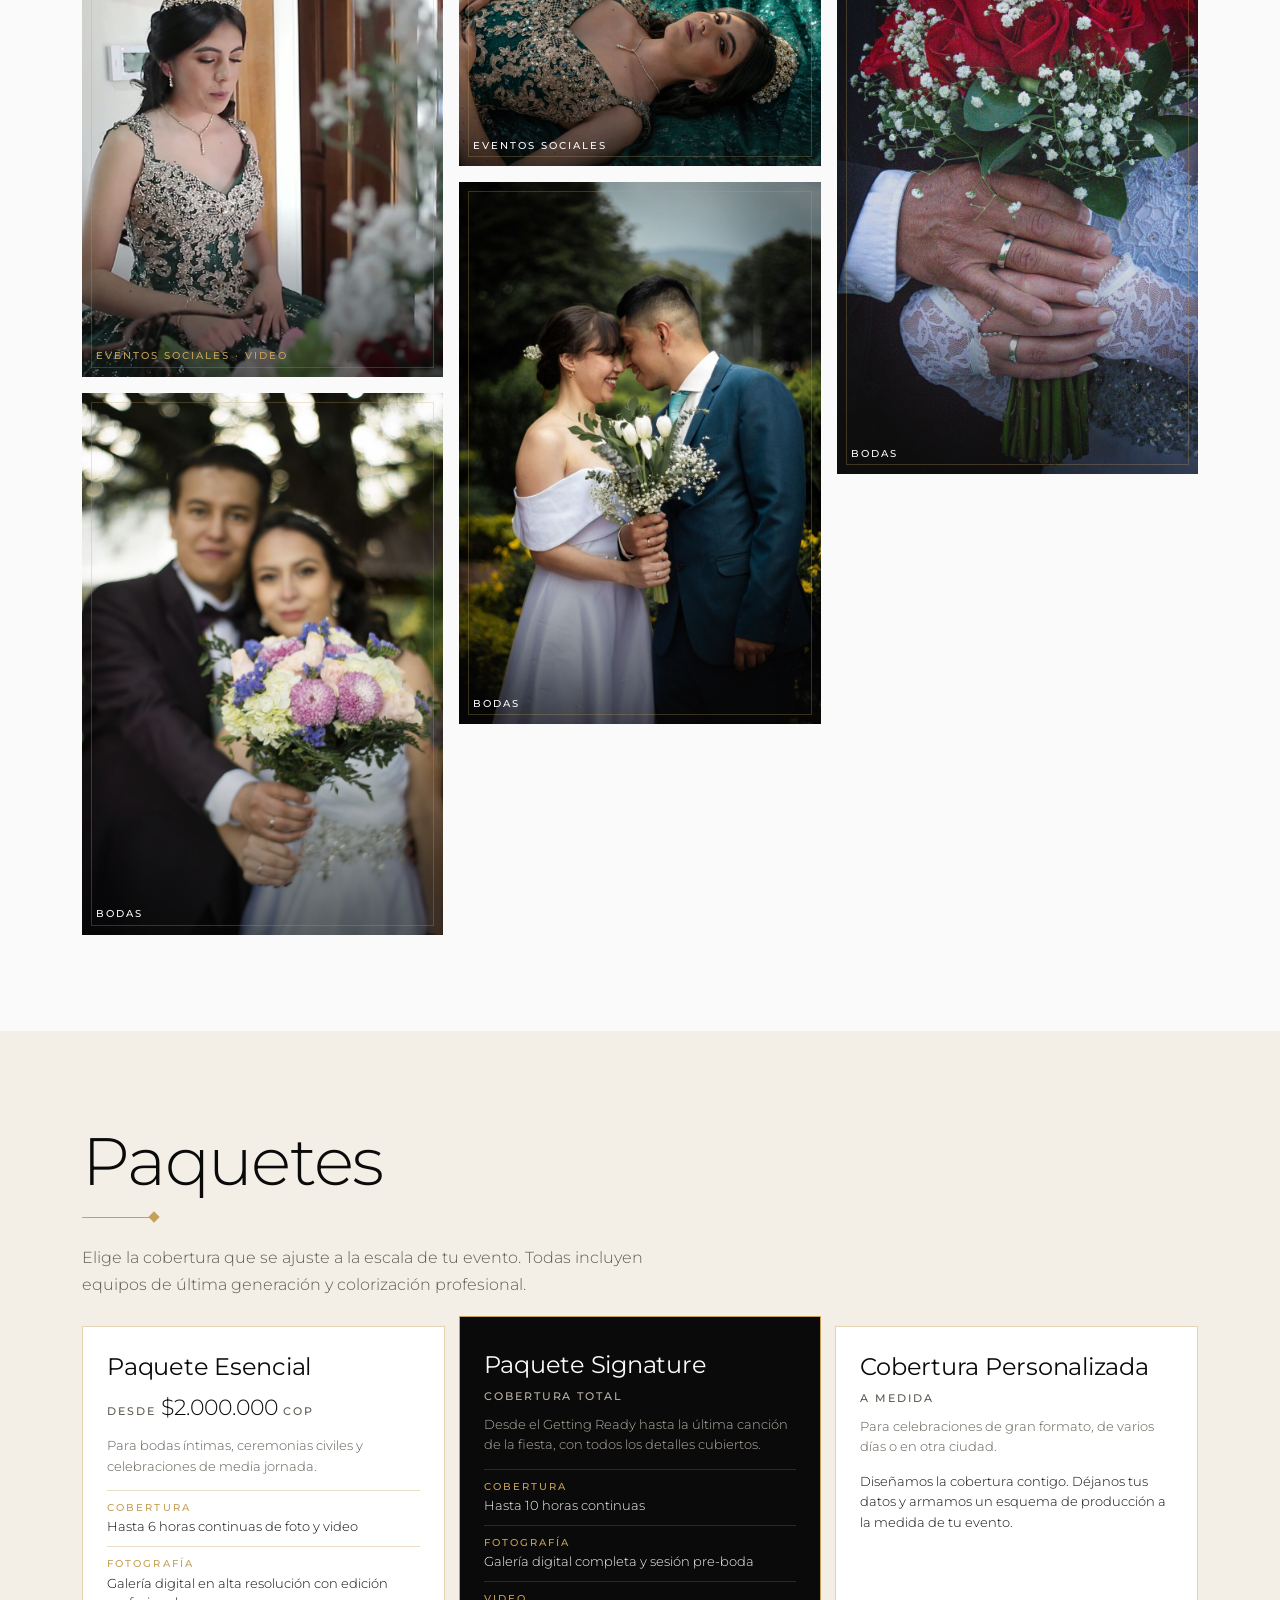
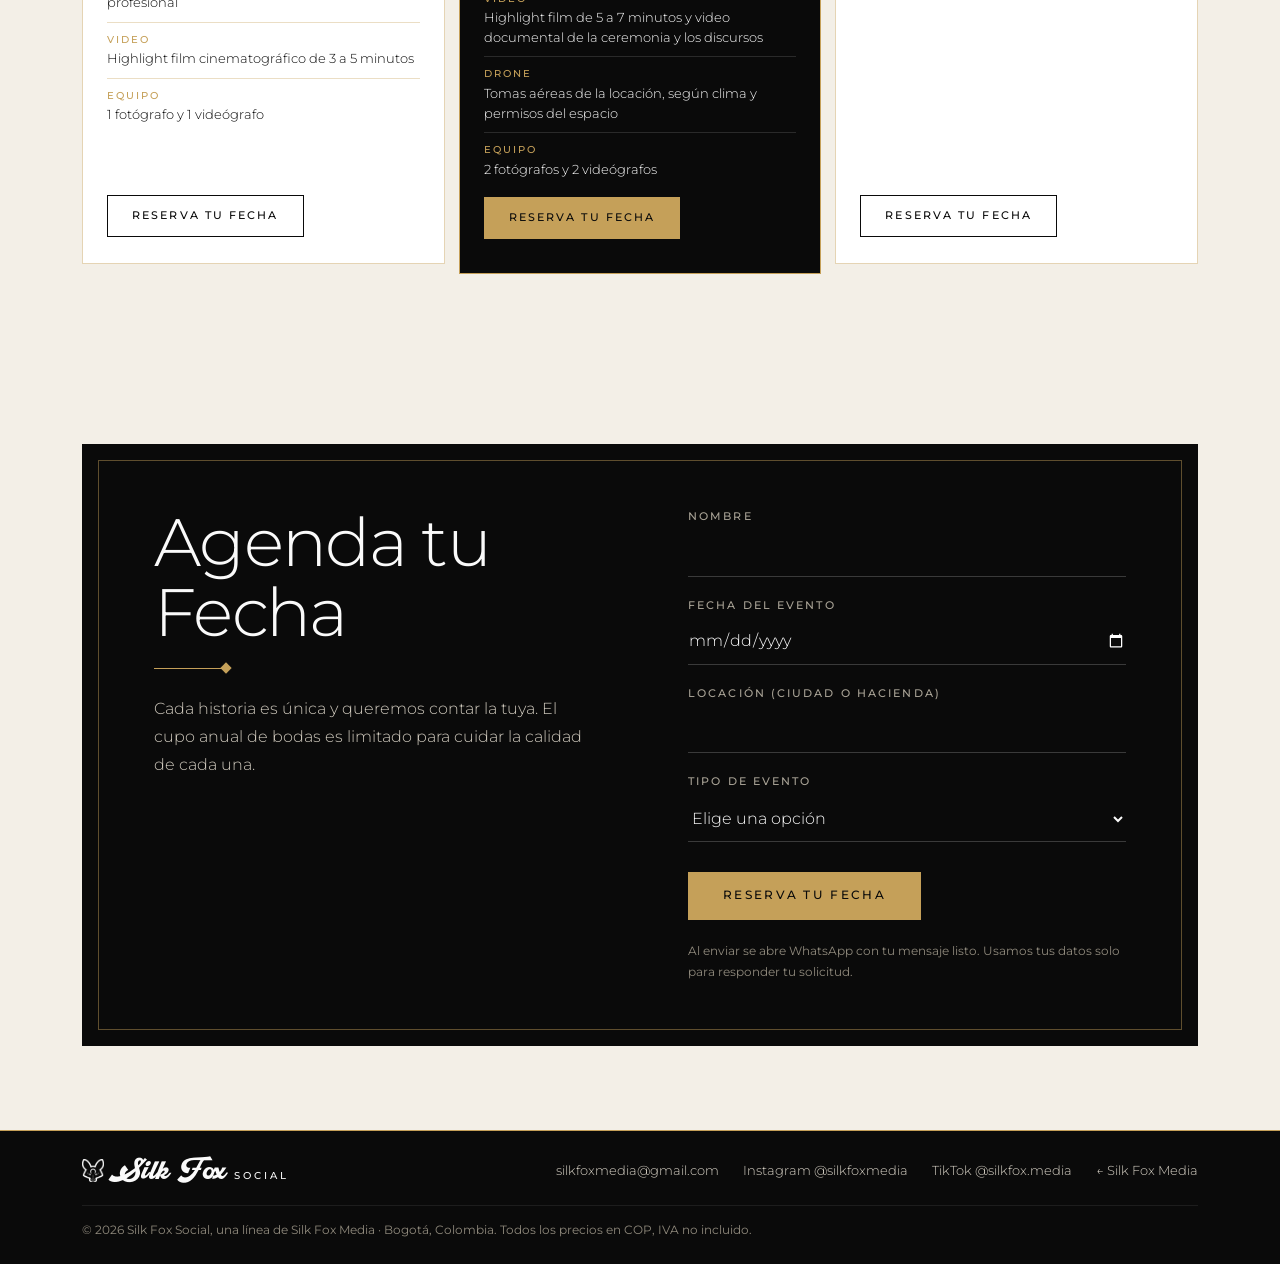
<file: social.html>
<!doctype html>
<html lang="es-CO">
<head>
<meta charset="utf-8">
<meta name="viewport" content="width=device-width, initial-scale=1">
<script>try{var t=sessionStorage.getItem('sf-pt');if(t)document.documentElement.setAttribute('data-pt',t)}catch(e){}</script>
<title>Fotógrafo y Videógrafo de Bodas en Bogotá | Silk Fox Social</title>
<meta name="description" content="Fotografía y video cinematográfico para bodas, aniversarios y eventos sociales en Bogotá. Paquete Esencial desde $2.000.000 COP. Agenda tu fecha.">
<link rel="canonical" href="https://silkfox.co/social.html">
<meta name="theme-color" content="#FAFAFA">
<meta property="og:type" content="website">
<meta property="og:title" content="Silk Fox Social | Bodas y eventos sociales">
<meta property="og:description" content="Tu boda contada con emoción real y acabado cinematográfico. Fotografía y video para bodas y eventos sociales en Bogotá.">
<meta property="og:url" content="https://silkfox.co/social.html">
<meta property="og:locale" content="es_CO">
<link rel="icon" href="assets/images/favicon-32.png" sizes="32x32" type="image/png">
<link rel="apple-touch-icon" href="assets/images/apple-touch-icon.png">
<link rel="preload" href="assets/fonts/retrofunk-script.otf" as="font" type="font/otf" crossorigin>
<link rel="prefetch" href="index.html">
<link rel="preconnect" href="https://fonts.googleapis.com">
<link rel="preconnect" href="https://fonts.gstatic.com" crossorigin>
<link href="https://fonts.googleapis.com/css2?family=Montserrat:wght@300;400;500;600&display=swap" rel="stylesheet">
<link rel="stylesheet" href="transition.css">
<link rel="stylesheet" href="social.css">
<script type="application/ld+json">
{"@context":"https://schema.org","@type":"ProfessionalService","name":"Silk Fox Social","parentOrganization":{"@type":"Organization","name":"Silk Fox Media","url":"https://silkfox.co/"},"description":"Fotografía y video cinematográfico para bodas, aniversarios y eventos sociales en Bogotá, con cobertura completa y colorización profesional.","url":"https://silkfox.co/social.html","email":"silkfoxmedia@gmail.com","telephone":"+573212841853","address":{"@type":"PostalAddress","addressLocality":"Bogotá","addressCountry":"CO"},"sameAs":["https://instagram.com/silkfoxmedia","https://www.tiktok.com/@silkfox.media"],"areaServed":"Colombia","makesOffer":{"@type":"Offer","name":"Paquete Esencial","description":"Hasta 6 horas de cobertura de fotografía y video, galería digital en alta resolución y highlight film de 3 a 5 minutos.","priceCurrency":"COP","price":"2000000","priceSpecification":{"@type":"PriceSpecification","priceCurrency":"COP","minPrice":"2000000"}}}
</script>
</head>
<body>
<a class="skip" href="#main">Saltar al contenido</a>

<header class="nav" id="nav">
  <div class="wrap nav__in">
    <a class="brand" href="#top" aria-label="Silk Fox Social, inicio"><img src="assets/images/logo.png" alt="" width="30" height="31"><span><b class="sf">Silk Fox</b> Social</span></a>
    <nav class="nav__links" aria-label="Principal">
      <a href="#portafolio">Portafolio</a>
      <a href="#paquetes">Paquetes</a>
      <a href="#fecha">Agenda tu fecha</a>
      <a class="nav__back" data-transition="main" href="index.html"><i aria-hidden="true">✦</i><span class="sf">Silk Fox</span><em>Media</em></a>
    </nav>
  </div>
</header>

<main id="main">

<section class="hero" id="top">
  <div class="wrap hero__in">
    <h1 class="hero__title rv" aria-label="Silk Fox Social"><span class="sf" aria-hidden="true">Silk Fox</span><span class="hero__s" aria-hidden="true">Social</span></h1>
    <span class="hero__rule" aria-hidden="true"></span>
    <p class="hero__sub rv">Tus momentos más inolvidables, contados con calma.</p>
    <p class="hero__copy rv">Fotografiamos y filmamos los detalles, las miradas y las emociones que de verdad pasaron en tu celebración. Bodas, aniversarios y eventos sociales con acabado cinematográfico.</p>
    <div class="hero__cta rv">
      <a class="btn" href="#fecha">Reserva tu fecha</a>
      <a class="link" href="#portafolio">Ver portafolio</a>
    </div>
  </div>
  <span class="corner corner--tl" aria-hidden="true"></span><span class="corner corner--tr" aria-hidden="true"></span><span class="corner corner--bl" aria-hidden="true"></span><span class="corner corner--br" aria-hidden="true"></span>
</section>
<div class="strip" aria-hidden="true"><div class="strip__track"><span>Bodas</span><i>◆</i><span>Aniversarios</span><i>◆</i><span>Eventos sociales</span><i>◆</i><span>Retratos</span><i>◆</i><span>Bodas</span><i>◆</i><span>Aniversarios</span><i>◆</i><span>Eventos sociales</span><i>◆</i><span>Retratos</span><i>◆</i><span>Bodas</span><i>◆</i><span>Aniversarios</span><i>◆</i><span>Eventos sociales</span><i>◆</i><span>Retratos</span><i>◆</i><span>Bodas</span><i>◆</i><span>Aniversarios</span><i>◆</i><span>Eventos sociales</span><i>◆</i><span>Retratos</span><i>◆</i></div></div>

<section class="sec" id="portafolio">
  <div class="wrap">
    <header class="sec__head rv">
      <h2 class="disp">Portafolio</h2>
      <span class="rule" aria-hidden="true"><b></b></span>
    </header>
    <!-- Cada pieza: FOTO  data-type="foto" data-full="(2000 px)" + <img> miniatura de 900 px.
         VIDEO data-type="video" data-video="(mp4 local, < 25 MB)" o data-embed="https://www.youtube-nocookie.com/embed/ID",
               + <img> póster 4:5; data-preview opcional (3-5 s, sin audio) para el movimiento al pasar el cursor. -->
    <div class="filters rv">
      <div class="chips" role="group" aria-label="Filtrar por tipo de celebración">
        <button class="chip is-on" data-filter="all" aria-pressed="true">Todo</button>
        <button class="chip" data-filter="bodas" aria-pressed="false">Bodas</button>
        <button class="chip" data-filter="eventos" aria-pressed="false">Eventos Sociales</button>
        <!-- <button class="chip" data-filter="retratos" aria-pressed="false">Retratos</button>  se activa cuando haya sesiones de retrato -->
      </div>
      <div class="kinds" role="group" aria-label="Filtrar por formato">
        <button class="kind is-on" data-kind="all" aria-pressed="true">Todo</button>
        <button class="kind" data-kind="foto" aria-pressed="false">Fotos</button>
        <button class="kind" data-kind="video" aria-pressed="false">Video</button>
      </div>
    </div>
    <div class="masonry" id="masonry">
      <figure class="tile" data-cat="bodas" data-type="foto" data-full="assets/social/portafolio/bodas-01.jpg"><button class="tile__btn" type="button" aria-label="Ver foto, Bodas"><img src="assets/social/portafolio/bodas-01-thumb.jpg" alt="Novios de pie durante la ceremonia, ella con un ramo blanco" loading="lazy" decoding="async" width="900" height="1350"></button><figcaption>Bodas</figcaption></figure>
      <figure class="tile" data-cat="eventos" data-type="foto" data-full="assets/social/portafolio/eventos-01.jpg"><button class="tile__btn" type="button" aria-label="Ver foto, Eventos Sociales"><img src="assets/social/portafolio/eventos-01-thumb.jpg" alt="Quinceañera con vestido verde sentada en el jardín" loading="lazy" decoding="async" width="900" height="1350"></button><figcaption>Eventos Sociales</figcaption></figure>
      <figure class="tile" data-cat="bodas" data-type="video" data-video="assets/social/portafolio/bodas-15-video.mp4" data-preview="assets/social/portafolio/bodas-15-preview.mp4" data-title="Highlight de boda"><button class="tile__btn" type="button" aria-label="Reproducir video, Highlight de boda"><img src="assets/social/portafolio/bodas-15-poster.jpg" alt="" loading="lazy" decoding="async" width="1080" height="1350"><span class="play" aria-hidden="true"></span></button><figcaption>Bodas · Video</figcaption></figure>
      <figure class="tile" data-cat="bodas" data-type="foto" data-full="assets/social/portafolio/bodas-04.jpg"><button class="tile__btn" type="button" aria-label="Ver foto, Bodas"><img src="assets/social/portafolio/bodas-04-thumb.jpg" alt="Novios abrazados frente a un seto en el jardín" loading="lazy" decoding="async" width="900" height="600"></button><figcaption>Bodas</figcaption></figure>
      <figure class="tile" data-cat="eventos" data-type="foto" data-full="assets/social/portafolio/eventos-04.jpg"><button class="tile__btn" type="button" aria-label="Ver foto, Eventos Sociales"><img src="assets/social/portafolio/eventos-04-thumb.jpg" alt="Primer plano de la quinceañera con corona" loading="lazy" decoding="async" width="900" height="1350"></button><figcaption>Eventos Sociales</figcaption></figure>
      <figure class="tile" data-cat="bodas" data-type="foto" data-full="assets/social/portafolio/bodas-05.jpg"><button class="tile__btn" type="button" aria-label="Ver foto, Bodas"><img src="assets/social/portafolio/bodas-05-thumb.jpg" alt="Beso de los novios bajo una pérgola, en blanco y negro" loading="lazy" decoding="async" width="900" height="1350"></button><figcaption>Bodas</figcaption></figure>
      <figure class="tile" data-cat="eventos" data-type="foto" data-full="assets/social/portafolio/eventos-02.jpg"><button class="tile__btn" type="button" aria-label="Ver foto, Eventos Sociales"><img src="assets/social/portafolio/eventos-02-thumb.jpg" alt="Quinceañera junto a un ventanal en arco" loading="lazy" decoding="async" width="900" height="600"></button><figcaption>Eventos Sociales</figcaption></figure>
      <figure class="tile" data-cat="bodas" data-type="foto" data-full="assets/social/portafolio/bodas-09.jpg"><button class="tile__btn" type="button" aria-label="Ver foto, Bodas"><img src="assets/social/portafolio/bodas-09-thumb.jpg" alt="Anillos sobre una rosa rosada" loading="lazy" decoding="async" width="900" height="600"></button><figcaption>Bodas</figcaption></figure>
      <figure class="tile" data-cat="eventos" data-type="video" data-video="assets/social/portafolio/eventos-11-video.mp4" data-preview="assets/social/portafolio/eventos-11-preview.mp4" data-title="Fragmento del highlight de unos 15 años"><button class="tile__btn" type="button" aria-label="Reproducir video, Fragmento del highlight de unos 15 años"><img src="assets/social/portafolio/eventos-11-poster.jpg" alt="" loading="lazy" decoding="async" width="1080" height="1350"><span class="play" aria-hidden="true"></span></button><figcaption>Eventos Sociales · Video</figcaption></figure>
      <figure class="tile" data-cat="bodas" data-type="foto" data-full="assets/social/portafolio/bodas-02.jpg"><button class="tile__btn" type="button" aria-label="Ver foto, Bodas"><img src="assets/social/portafolio/bodas-02-thumb.jpg" alt="Novios abrazados con un ramo de flores lilas" loading="lazy" decoding="async" width="900" height="1350"></button><figcaption>Bodas</figcaption></figure>
      <figure class="tile" data-cat="eventos" data-type="foto" data-full="assets/social/portafolio/eventos-07.jpg"><button class="tile__btn" type="button" aria-label="Ver foto, Eventos Sociales"><img src="assets/social/portafolio/eventos-07-thumb.jpg" alt="Quinceañera soplando las velas" loading="lazy" decoding="async" width="900" height="600"></button><figcaption>Eventos Sociales</figcaption></figure>
      <figure class="tile" data-cat="bodas" data-type="foto" data-full="assets/social/portafolio/bodas-14.jpg"><button class="tile__btn" type="button" aria-label="Ver foto, Bodas"><img src="assets/social/portafolio/bodas-14-thumb.jpg" alt="Intercambio de anillos" loading="lazy" decoding="async" width="900" height="600"></button><figcaption>Bodas</figcaption></figure>
      <figure class="tile" data-cat="bodas" data-type="foto" data-full="assets/social/portafolio/bodas-03.jpg"><button class="tile__btn" type="button" aria-label="Ver foto, Bodas"><img src="assets/social/portafolio/bodas-03-thumb.jpg" alt="Novios frente a frente a contraluz, él con sombrero" loading="lazy" decoding="async" width="900" height="1350"></button><figcaption>Bodas</figcaption></figure>
      <figure class="tile" data-cat="eventos" data-type="foto" data-full="assets/social/portafolio/eventos-05.jpg"><button class="tile__btn" type="button" aria-label="Ver foto, Eventos Sociales"><img src="assets/social/portafolio/eventos-05-thumb.jpg" alt="Quinceañera bailando en la pista con luces de colores" loading="lazy" decoding="async" width="900" height="1350"></button><figcaption>Eventos Sociales</figcaption></figure>
      <figure class="tile" data-cat="bodas" data-type="video" data-video="assets/social/portafolio/bodas-16-video.mp4" data-preview="assets/social/portafolio/bodas-16-preview.mp4" data-title="Reel de boda"><button class="tile__btn" type="button" aria-label="Reproducir video, Reel de boda"><img src="assets/social/portafolio/bodas-16-poster.jpg" alt="" loading="lazy" decoding="async" width="1080" height="1350"><span class="play" aria-hidden="true"></span></button><figcaption>Bodas · Video</figcaption></figure>
      <figure class="tile" data-cat="bodas" data-type="foto" data-full="assets/social/portafolio/bodas-08.jpg"><button class="tile__btn" type="button" aria-label="Ver foto, Bodas"><img src="assets/social/portafolio/bodas-08-thumb.jpg" alt="Detalle de la torta de bodas con flores" loading="lazy" decoding="async" width="900" height="1350"></button><figcaption>Bodas</figcaption></figure>
      <figure class="tile" data-cat="eventos" data-type="foto" data-full="assets/social/portafolio/eventos-03.jpg"><button class="tile__btn" type="button" aria-label="Ver foto, Eventos Sociales"><img src="assets/social/portafolio/eventos-03-thumb.jpg" alt="Perfil de la quinceañera a contraluz" loading="lazy" decoding="async" width="900" height="600"></button><figcaption>Eventos Sociales</figcaption></figure>
      <figure class="tile" data-cat="bodas" data-type="foto" data-full="assets/social/portafolio/bodas-13.jpg"><button class="tile__btn" type="button" aria-label="Ver foto, Bodas"><img src="assets/social/portafolio/bodas-13-thumb.jpg" alt="Beso de los novios con un ramo de rosas rojas" loading="lazy" decoding="async" width="900" height="1350"></button><figcaption>Bodas</figcaption></figure>
      <figure class="tile" data-cat="eventos" data-type="foto" data-full="assets/social/portafolio/eventos-08.jpg"><button class="tile__btn" type="button" aria-label="Ver foto, Eventos Sociales"><img src="assets/social/portafolio/eventos-08-thumb.jpg" alt="Quinceañera recostada sobre su vestido verde" loading="lazy" decoding="async" width="900" height="600"></button><figcaption>Eventos Sociales</figcaption></figure>
      <figure class="tile" data-cat="bodas" data-type="foto" data-full="assets/social/portafolio/bodas-10.jpg"><button class="tile__btn" type="button" aria-label="Ver foto, Bodas"><img src="assets/social/portafolio/bodas-10-thumb.jpg" alt="Novios sonriendo juntos en el jardín" loading="lazy" decoding="async" width="900" height="1350"></button><figcaption>Bodas</figcaption></figure>
      <figure class="tile" data-cat="bodas" data-type="video" data-video="assets/social/portafolio/bodas-17-video.mp4" data-preview="assets/social/portafolio/bodas-17-preview.mp4" data-title="Fragmento del highlight de una boda"><button class="tile__btn" type="button" aria-label="Reproducir video, Fragmento del highlight de una boda"><img src="assets/social/portafolio/bodas-17-poster.jpg" alt="" loading="lazy" decoding="async" width="1080" height="1350"><span class="play" aria-hidden="true"></span></button><figcaption>Bodas · Video</figcaption></figure>
      <figure class="tile" data-cat="eventos" data-type="foto" data-full="assets/social/portafolio/eventos-09.jpg"><button class="tile__btn" type="button" aria-label="Ver foto, Eventos Sociales"><img src="assets/social/portafolio/eventos-09-thumb.jpg" alt="Manos encendiendo las velas" loading="lazy" decoding="async" width="900" height="600"></button><figcaption>Eventos Sociales</figcaption></figure>
      <figure class="tile" data-cat="bodas" data-type="foto" data-full="assets/social/portafolio/bodas-06.jpg"><button class="tile__btn" type="button" aria-label="Ver foto, Bodas"><img src="assets/social/portafolio/bodas-06-thumb.jpg" alt="Manos de los novios entrelazadas" loading="lazy" decoding="async" width="900" height="1350"></button><figcaption>Bodas</figcaption></figure>
      <figure class="tile" data-cat="eventos" data-type="foto" data-full="assets/social/portafolio/eventos-06.jpg"><button class="tile__btn" type="button" aria-label="Ver foto, Eventos Sociales"><img src="assets/social/portafolio/eventos-06-thumb.jpg" alt="Quinceañera bajo una guirnalda de luces de noche" loading="lazy" decoding="async" width="900" height="600"></button><figcaption>Eventos Sociales</figcaption></figure>
      <figure class="tile" data-cat="bodas" data-type="foto" data-full="assets/social/portafolio/bodas-11.jpg"><button class="tile__btn" type="button" aria-label="Ver foto, Bodas"><img src="assets/social/portafolio/bodas-11-thumb.jpg" alt="Retrato de la novia con velo y ramo, en blanco y negro" loading="lazy" decoding="async" width="900" height="1592"></button><figcaption>Bodas</figcaption></figure>
      <figure class="tile" data-cat="eventos" data-type="video" data-video="assets/social/portafolio/eventos-12-video.mp4" data-preview="assets/social/portafolio/eventos-12-preview.mp4" data-title="Fragmento del highlight de unos 15 años"><button class="tile__btn" type="button" aria-label="Reproducir video, Fragmento del highlight de unos 15 años"><img src="assets/social/portafolio/eventos-12-poster.jpg" alt="" loading="lazy" decoding="async" width="1080" height="1350"><span class="play" aria-hidden="true"></span></button><figcaption>Eventos Sociales · Video</figcaption></figure>
      <figure class="tile" data-cat="bodas" data-type="foto" data-full="assets/social/portafolio/bodas-12.jpg"><button class="tile__btn" type="button" aria-label="Ver foto, Bodas"><img src="assets/social/portafolio/bodas-12-thumb.jpg" alt="Bicicleta decorada con flores en el jardín" loading="lazy" decoding="async" width="900" height="1350"></button><figcaption>Bodas</figcaption></figure>
      <figure class="tile" data-cat="eventos" data-type="foto" data-full="assets/social/portafolio/eventos-10.jpg"><button class="tile__btn" type="button" aria-label="Ver foto, Eventos Sociales"><img src="assets/social/portafolio/eventos-10-thumb.jpg" alt="Mesa de postres con torta y cupcakes" loading="lazy" decoding="async" width="900" height="600"></button><figcaption>Eventos Sociales</figcaption></figure>
      <figure class="tile" data-cat="bodas" data-type="foto" data-full="assets/social/portafolio/bodas-07.jpg"><button class="tile__btn" type="button" aria-label="Ver foto, Bodas"><img src="assets/social/portafolio/bodas-07-thumb.jpg" alt="Manos de los novios con los anillos sobre un ramo de rosas rojas" loading="lazy" decoding="async" width="900" height="1350"></button><figcaption>Bodas</figcaption></figure>
    </div>
    <p class="empty note" id="empty" hidden>No hay piezas con esa combinación todavía.</p>
  </div>
</section>

<section class="sec sec--tint" id="paquetes">
  <div class="wrap">
    <header class="sec__head rv">
      <h2 class="disp">Paquetes</h2>
      <span class="rule" aria-hidden="true"><b></b></span>
    </header>
    <p class="lead rv">Elige la cobertura que se ajuste a la escala de tu evento. Todas incluyen equipos de última generación y colorización profesional.</p>

    <div class="pk">
      <article class="pack rv">
        <h3 class="disp">Paquete Esencial</h3>
        <p class="price">Desde <b>$2.000.000</b> COP</p>
        <p class="pack__tag">Para bodas íntimas, ceremonias civiles y celebraciones de media jornada.</p>
        <dl class="spec">
          <div><dt>Cobertura</dt><dd>Hasta 6 horas continuas de foto y video</dd></div>
          <div><dt>Fotografía</dt><dd>Galería digital en alta resolución con edición profesional</dd></div>
          <div><dt>Video</dt><dd>Highlight film cinematográfico de 3 a 5 minutos</dd></div>
          <div><dt>Equipo</dt><dd>1 fotógrafo y 1 videógrafo</dd></div>
        </dl>
        <a class="btn btn--line" href="#fecha" data-pack="Paquete Esencial">Reserva tu fecha</a>
      </article>

      <article class="pack pack--dark rv">
        <h3 class="disp">Paquete Signature</h3>
        <p class="price">Cobertura total</p>
        <p class="pack__tag">Desde el Getting Ready hasta la última canción de la fiesta, con todos los detalles cubiertos.</p>
        <dl class="spec">
          <div><dt>Cobertura</dt><dd>Hasta 10 horas continuas</dd></div>
          <div><dt>Fotografía</dt><dd>Galería digital completa y sesión pre-boda</dd></div>
          <div><dt>Video</dt><dd>Highlight film de 5 a 7 minutos y video documental de la ceremonia y los discursos</dd></div>
          <div><dt>Drone</dt><dd>Tomas aéreas de la locación, según clima y permisos del espacio</dd></div>
          <div><dt>Equipo</dt><dd>2 fotógrafos y 2 videógrafos</dd></div>
        </dl>
        <a class="btn" href="#fecha" data-pack="Paquete Signature">Reserva tu fecha</a>
      </article>

      <article class="pack rv">
        <h3 class="disp">Cobertura Personalizada</h3>
        <p class="price">A medida</p>
        <p class="pack__tag">Para celebraciones de gran formato, de varios días o en otra ciudad.</p>
        <p class="pack__txt">Diseñamos la cobertura contigo. Déjanos tus datos y armamos un esquema de producción a la medida de tu evento.</p>
        <a class="btn btn--line" href="#fecha" data-pack="Cobertura Personalizada">Reserva tu fecha</a>
      </article>
    </div>
  </div>
</section>

<section class="sec sec--tint" id="fecha">
  <div class="wrap">
  <div class="fecha">
    <div class="rv">
      <h2 class="disp">Agenda tu Fecha</h2>
      <span class="rule" aria-hidden="true"><b></b></span>
      <p class="fecha__txt">Cada historia es única y queremos contar la tuya. El cupo anual de bodas es limitado para cuidar la calidad de cada una.</p>
    </div>
    <form class="form rv" id="date" novalidate>
      <label>Nombre<input name="nombre" type="text" autocomplete="name" required></label>
      <label>Fecha del evento<input name="fecha" type="date" required></label>
      <label>Locación (ciudad o hacienda)<input name="lugar" type="text" required></label>
      <label>Tipo de evento
        <select name="tipo" required>
          <option value="">Elige una opción</option>
          <option>Boda</option>
          <option>Aniversario</option>
          <option>Evento social</option>
          <option>Retrato</option>
          <option>Otro</option>
        </select>
      </label>
      <input type="hidden" name="paquete" value="">
      <button class="btn" type="submit">Reserva tu fecha</button>
      <p class="note" id="formnote" role="status">Al enviar se abre WhatsApp con tu mensaje listo. Usamos tus datos solo para responder tu solicitud.</p>
    </form>
  </div>
  </div>
</section>

</main>

<footer class="foot">
  <div class="wrap foot__in">
    <a class="brand" href="#top"><img src="assets/images/logo.png" alt="" width="26" height="27"><span><b class="sf">Silk Fox</b> Social</span></a>
    <ul class="foot__list">
      <li><a href="mailto:silkfoxmedia@gmail.com">silkfoxmedia@gmail.com</a></li>
      <li><a href="https://instagram.com/silkfoxmedia" target="_blank" rel="noopener">Instagram @silkfoxmedia</a></li>
      <li><a href="https://www.tiktok.com/@silkfox.media" target="_blank" rel="noopener">TikTok @silkfox.media</a></li>
      <li><a data-transition="main" href="index.html">← Silk Fox Media</a></li>
    </ul>
    <p class="note">© <span id="yr">2026</span> Silk Fox Social, una línea de Silk Fox Media · Bogotá, Colombia. Todos los precios en COP, IVA no incluido.</p>
  </div>
</footer>


<dialog class="lb" id="lb" aria-label="Visor del portafolio">
  <button class="lb__x" type="button" aria-label="Cerrar" data-lb="close">×</button>
  <button class="lb__nav lb__prev" type="button" aria-label="Anterior" data-lb="prev">‹</button>
  <div class="lb__stage" id="lbStage"></div>
  <button class="lb__nav lb__next" type="button" aria-label="Siguiente" data-lb="next">›</button>
  <p class="lb__cap" id="lbCap"></p>
</dialog>

<script src="social.js"></script>
<script src="transition.js"></script>
</body>
</html>
</file>
<file: transition.css>
/* Transición entre Silk Fox Media (oscuro/naranja) y Silk Fox Social (perla/dorado) */
html[data-pt="social"]{--ptbg:#FAFAFA}
html[data-pt="main"]{--ptbg:#0A0A0A}
/* cubre la página nueva hasta que el script toma el relevo (evita el parpadeo) */
html[data-pt]::after{content:"";position:fixed;inset:0;z-index:9999;background:var(--ptbg)}

.pt{position:fixed;inset:0;z-index:10000;background:var(--pt-bg);color:var(--pt-fg);display:grid;place-items:center;pointer-events:all;
  transform:translateY(100%);transition:transform .9s cubic-bezier(.76,0,.24,1)}
.pt::before,.pt::after{content:"";position:absolute;left:-10%;right:-10%;height:16vh;background:var(--pt-bg)}
.pt::before{bottom:calc(100% - 1px);border-radius:50% 50% 0 0/100% 100% 0 0}
.pt::after{top:calc(100% - 1px);border-radius:0 0 50% 50%/0 0 100% 100%}
.pt.is-in{transform:translateY(0)}
.pt.is-out{transform:translateY(-100%)}
.pt.is-now{transition:none;transform:translateY(0)}
.pt__box{display:grid;justify-items:center;gap:18px;text-align:center;opacity:0;transform:translateY(14px);transition:opacity .5s ease .45s,transform .7s cubic-bezier(.2,0,0,1) .45s}
.pt.is-in .pt__box,.pt.is-now .pt__box{opacity:1;transform:none}
.pt.is-out .pt__box{opacity:0;transform:translateY(-14px);transition-delay:0s;transition-duration:.35s}
.pt__label{line-height:1;white-space:nowrap}
.pt__label{display:grid;justify-items:center;gap:12px}
.pt__label .sf{font-family:'Retrofunk Script',cursive;font-weight:400;font-size:clamp(70px,13vw,170px);line-height:.95}
.pt__label .pt__s{font-family:'Montserrat',sans-serif;font-weight:300;text-transform:uppercase;letter-spacing:.7em;padding-left:.7em;font-size:clamp(16px,2.6vw,32px)}
.pt--main .pt__s{font-weight:600;color:var(--pt-accent);letter-spacing:.5em;padding-left:.5em}
.pt__line{display:block;height:1.5px;width:0;background:var(--pt-accent);transition:width .8s cubic-bezier(.2,0,0,1) .6s}
.pt.is-in .pt__line,.pt.is-now .pt__line{width:min(220px,40vw)}
.pt.is-out .pt__line{transition-delay:0s}
@media (prefers-reduced-motion:reduce){.pt,.pt__box,.pt__line{transition:none!important}}
</file>
<file: styles.css>
@font-face{font-family:"Retrofunk Script";src:url("assets/fonts/retrofunk-script.otf") format("opentype");font-display:swap}
:root{
  --orange:#FF5A1F; --orange-light:#FF8A5C;
  --bg:#0A0A0A; --bg2:#1A1A1A; --bg3:#222222;
  --border:#2A2A2A; --text:#F5F0EB; --muted:#767676;
  --radius:12px;
  --gutter:20px;
  color-scheme:dark;
}
*,*::before,*::after{box-sizing:border-box}
html{scroll-behavior:smooth;scroll-padding-top:72px;-webkit-text-size-adjust:100%}
body{margin:0;background:var(--bg);color:var(--text);font:300 15px/1.65 'Montserrat',system-ui,sans-serif;overflow-x:hidden}
img,svg{display:block;max-width:100%}
a{color:inherit}
h1,h2,h3,p,ul,ol{margin:0}
ul,ol{padding:0;list-style:none}
:focus-visible{outline:2px solid var(--orange);outline-offset:3px;border-radius:4px}
.skip{position:absolute;left:-999px;top:8px;background:var(--orange);color:#0A0A0A;padding:8px 14px;border-radius:100px;font-weight:700;z-index:100}
.skip:focus{left:8px}

/* grano cinematográfico */
body::after{content:"";position:fixed;inset:-10%;pointer-events:none;z-index:90;opacity:.035;mix-blend-mode:screen;
  background-image:url("data:image/svg+xml,%3Csvg xmlns='http://www.w3.org/2000/svg' width='180' height='180'%3E%3Cfilter id='n'%3E%3CfeTurbulence type='fractalNoise' baseFrequency='.9' numOctaves='2' stitchTiles='stitch'/%3E%3CfeColorMatrix values='0 0 0 0 1 0 0 0 0 1 0 0 0 0 1 0 0 0 .9 0'/%3E%3C/filter%3E%3Crect width='100%25' height='100%25' filter='url(%23n)'/%3E%3C/svg%3E");
  animation:grain 1.2s steps(6) infinite}
@keyframes grain{0%{transform:translate(0,0)}20%{transform:translate(-3%,2%)}40%{transform:translate(2%,-3%)}60%{transform:translate(-2%,-1%)}80%{transform:translate(3%,3%)}100%{transform:translate(0,0)}}

.wrap{width:100%;max-width:1160px;margin-inline:auto;padding-inline:var(--gutter)}
.wrap--narrow{max-width:820px}
.accent{color:var(--orange)}
.muted{color:var(--muted)}
.ico{width:22px;height:22px;flex:none;fill:none;stroke:var(--orange);stroke-width:1.6;stroke-linecap:round;stroke-linejoin:round}

/* tipografía */
.eyebrow{font-weight:700;font-size:10.5px;letter-spacing:.2em;text-transform:uppercase;color:var(--muted)}
.h2{font-weight:700;font-size:clamp(26px,4.2vw,36px);line-height:1.15;letter-spacing:-.01em}
.note{font-size:12px;color:var(--muted);font-weight:400}

/* botones */
.btn{display:inline-flex;align-items:center;justify-content:center;gap:10px;min-height:48px;padding:0 28px;border-radius:100px;
  font:700 12.5px/1 'Montserrat',sans-serif;letter-spacing:.08em;text-transform:uppercase;text-decoration:none;white-space:nowrap;cursor:pointer;
  transition:background .25s,transform .25s,border-color .25s}
.btn--primary{background:var(--orange);color:#fff;border:0}
.btn--primary:hover{background:var(--orange-light)}
.btn--ghost{border:.5px solid #3A3A3A;color:var(--text);background:transparent}
.btn--ghost:hover{background:var(--bg2);border-color:#555}
.btn--sm{min-height:44px;padding:0 20px;font-size:11px}
.btn--lg{min-height:56px;padding:0 38px;font-size:13.5px}
.btn:active{transform:scale(.98)}

/* nav */
.nav{position:fixed;inset:0 0 auto 0;z-index:50;transition:background .3s,border-color .3s;border-bottom:.5px solid transparent}
.nav.is-solid{background:rgba(10,10,10,.96);border-color:var(--border);backdrop-filter:blur(8px)}
.nav__in{display:flex;align-items:center;justify-content:space-between;height:64px}
.logo{display:inline-flex;align-items:center;gap:10px;text-decoration:none;line-height:1}
.logo img{width:30px;height:auto}
.logo__t{font-family:'Retrofunk Script',cursive;font-size:26px;letter-spacing:.01em;padding-top:2px}
.logo__m{font-weight:700;font-size:9.5px;letter-spacing:.32em;text-transform:uppercase;color:var(--orange);align-self:flex-end;padding-bottom:5px}
.nav__links{display:none;align-items:center;gap:32px}
.nav__links a:not(.btn){font-size:12px;font-weight:600;letter-spacing:.1em;text-transform:uppercase;text-decoration:none;color:var(--text);opacity:.8;transition:opacity .2s,color .2s}
.nav__links a:not(.btn):hover{opacity:1;color:var(--orange)}
.burger{width:44px;height:44px;background:none;border:0;display:grid;place-content:center;gap:6px;cursor:pointer}
.burger span{display:block;width:24px;height:2px;background:var(--text);transition:transform .3s}
.burger[aria-expanded=true] span:first-child{transform:translateY(4px) rotate(45deg)}
.burger[aria-expanded=true] span:last-child{transform:translateY(-4px) rotate(-45deg)}
.nav.is-open{background:var(--bg)}
.nav.is-open .nav__links{display:flex;flex-direction:column;align-items:stretch;gap:0;position:absolute;top:64px;left:0;right:0;background:var(--bg);padding:8px var(--gutter) 24px;border-bottom:.5px solid var(--border)}
.nav.is-open .nav__links a:not(.btn){padding:16px 0;border-bottom:.5px solid var(--border);font-size:14px}
.nav.is-open .nav__cta{margin-top:20px}

/* hero */
.hero{position:relative;min-height:100svh;display:flex;align-items:center;padding:104px 0 72px;overflow:hidden;
  background:
    radial-gradient(70% 55% at 85% 105%,rgba(255,90,31,.16),transparent 70%),
    var(--bg)}
.hero__in{position:relative;z-index:2}
.hero__fox{position:absolute;right:-8%;bottom:6%;width:min(52vw,460px);height:auto;opacity:.03;z-index:0;pointer-events:none}
.hero__title{font-weight:800;font-size:clamp(40px,10.5vw,92px);line-height:1.02;letter-spacing:-.02em;margin:22px 0 24px}
.hero__sub{max-width:520px;font-size:clamp(15px,2vw,18px);color:#cfc9c3}
.hero__cta{display:flex;flex-wrap:wrap;gap:12px;margin-top:36px}
.hero__frame{position:absolute;inset:84px var(--gutter) 28px;pointer-events:none;z-index:1;color:var(--muted);font:600 10px/1 'Montserrat',sans-serif;letter-spacing:.18em}
.c{position:absolute;width:22px;height:22px;border:1.5px solid #3a3a3a}
.c--tl{top:0;left:0;border-right:0;border-bottom:0}.c--tr{top:0;right:0;border-left:0;border-bottom:0}
.c--bl{bottom:0;left:0;border-right:0;border-top:0}.c--br{bottom:0;right:0;border-left:0;border-top:0}
.rec{position:absolute;top:14px;right:36px;display:flex;align-items:center;gap:8px}
.rec b{width:8px;height:8px;border-radius:50%;background:var(--orange);animation:blink 1.6s steps(2) infinite}
.tc{position:absolute;bottom:14px;right:36px;font-variant-numeric:tabular-nums}
@keyframes blink{50%{opacity:.15}}

/* secciones */
.sec{padding:88px 0}
.sec--tight{padding:40px 0 64px}
.divider{display:flex;align-items:center;gap:16px;margin-bottom:28px;color:var(--muted);font-weight:700;font-size:10.5px;letter-spacing:.2em;text-transform:uppercase}
.divider::before,.divider::after{content:"";flex:1;border-top:.5px solid var(--border)}
.sec .h2{margin-bottom:44px;max-width:640px}

.card{background:var(--bg2);border:.5px solid var(--border);border-radius:var(--radius);padding:1.5rem}

/* cliente */

/* servicios */
.svc{display:grid;margin-top:8px}
.svc li{display:grid;gap:6px;padding:24px 0;border-top:.5px solid var(--border)}
.svc li:last-child{border-bottom:.5px solid var(--border)}
.svc h3{font-weight:700;font-size:18px;letter-spacing:-.01em}
.svc p{color:#b9b3ad;max-width:560px;font-size:14px}
@media (min-width:768px){.svc li{grid-template-columns:minmax(240px,1fr) 1.4fr;gap:40px;align-items:baseline;padding:28px 0}}

/* planes */
.plans{display:grid;gap:16px}
.plan{position:relative;display:flex;flex-direction:column;padding:28px 24px;transition:background .3s}
.plan:hover{background:var(--bg3)}
.plan--hot{border:1.5px solid var(--orange)}
.badge{align-self:flex-start;background:var(--orange);color:#fff;font:700 10px/1 'Montserrat',sans-serif;letter-spacing:.14em;text-transform:uppercase;padding:6px 12px;border-radius:100px;margin-bottom:18px}
.badge--soft{background:transparent;color:var(--muted);border:.5px solid #3A3A3A}
.plan__name{font-weight:800;font-size:clamp(22px,3vw,26px);letter-spacing:-.01em}
.plan__tag{color:var(--muted);margin:6px 0 20px;min-height:3.3em}
.price{font-weight:800;font-size:clamp(26px,4vw,30px);letter-spacing:-.01em;padding-bottom:22px;border-bottom:.5px solid var(--border);margin-bottom:22px}
.price small{display:block;font-weight:400;font-size:12px;color:var(--muted);letter-spacing:0;margin-top:2px}
.price--hot{color:var(--orange)}
.inc{display:grid;gap:16px;font-size:13.5px}
.inc li{display:flex;gap:14px;align-items:flex-start}
.inc b{display:block;font-weight:700;font-size:10.5px;letter-spacing:.18em;text-transform:uppercase;margin-bottom:2px}
.inc__note{color:var(--muted);font-size:12.5px}
.save{margin-top:auto;padding-top:24px;font-size:12.5px;color:var(--muted);font-weight:400}
.save s{opacity:.7}

/* fundadores */
.founders{display:grid;gap:28px;padding:32px 24px}
.founders__amount{font-weight:800;font-size:clamp(40px,9vw,64px);line-height:1;letter-spacing:-.02em;color:var(--orange)}
.founders__amount small{font-size:.32em;letter-spacing:.1em;color:var(--muted);font-weight:700}
.founders__cupos{margin-top:10px;font-weight:700;font-size:10.5px;letter-spacing:.2em;text-transform:uppercase;color:var(--muted)}
.founders .h2{margin-bottom:12px}
.checks{display:grid;gap:10px;margin:22px 0 28px;font-size:14px}
.checks li{display:flex;gap:12px;align-items:flex-start}
.checks .ico{width:20px;height:20px;margin-top:2px}

/* proceso */
.steps li{display:grid;grid-template-columns:56px 1fr;gap:12px;padding:26px 0;border-top:.5px solid var(--border)}
.steps li:last-child{border-bottom:.5px solid var(--border)}
.steps__n{font-weight:800;font-size:28px;line-height:1;color:var(--orange);letter-spacing:-.02em}
.steps h3{font-weight:700;font-size:17px;margin-bottom:6px}
.steps p{color:#b9b3ad;max-width:560px;font-size:14px}

/* condiciones */

/* faq */
.faq details{border-top:.5px solid var(--border)}
.faq details:last-child{border-bottom:.5px solid var(--border)}
.faq summary{list-style:none;cursor:pointer;display:flex;justify-content:space-between;align-items:center;gap:16px;min-height:64px;padding:12px 0;font-weight:600;font-size:15.5px}
.faq summary::-webkit-details-marker{display:none}
.faq summary::after{content:"+";flex:none;font-size:24px;font-weight:300;color:var(--orange);transition:transform .3s}
.faq details[open] summary::after{transform:rotate(45deg)}
.faq details p{color:#b9b3ad;padding:0 40px 24px 0;max-width:640px}

/* CTA final */
.final{padding:104px 0 120px;text-align:center;border-top:.5px solid var(--border);
  background:radial-gradient(60% 80% at 50% 120%,rgba(255,90,31,.2),transparent 70%),var(--bg)}
.final__title{font-weight:800;font-size:clamp(36px,8vw,76px);line-height:1.04;letter-spacing:-.02em;margin:20px auto 22px;max-width:14ch}
.final__sub{color:#cfc9c3;margin-bottom:38px}

/* footer */
.foot{padding:48px 0 40px;border-top:.5px solid var(--border)}
.foot__in{display:grid;gap:28px}
.foot__list{display:grid;gap:12px;font-size:13.5px}
.foot__list li{display:flex;gap:12px;align-items:center}
.foot__list .ico{width:18px;height:18px}
.foot__list a{text-decoration:none}.foot__list a:hover{color:var(--orange)}

/* reveal */
.js .reveal{opacity:0;transform:translateY(20px);transition:opacity .4s ease-out,transform .4s ease-out;transition-delay:var(--d,0ms)}
.js .reveal.in{opacity:1;transform:none}

@media (min-width:768px){
  :root{--gutter:32px}
  body{font-size:15px}
  .plans{grid-template-columns:1fr 1fr}
  .plan--hot{grid-column:1/-1}
  .founders{grid-template-columns:auto 1fr;gap:56px;padding:44px 44px;align-items:center}
  .steps li{grid-template-columns:90px 1fr;padding:32px 0}
  .steps__n{font-size:36px}
  .hero__frame{inset:92px var(--gutter) 36px}
}
@media (min-width:1025px){
  .burger{display:none}
  .nav__links{display:flex}
  .plans{grid-template-columns:repeat(3,1fr);align-items:stretch}
  .plan--hot{grid-column:auto;margin-block:-16px;padding-block:44px}
  .sec{padding:120px 0}
  .sec--tight{padding:48px 0 88px}
}
@media (min-width:1025px) and (max-width:1100px){.nav__links{gap:20px}}

@media (prefers-reduced-motion:reduce){
  html{scroll-behavior:auto}
  body::after,.rec b{animation:none}
  .js .reveal{opacity:1;transform:none;transition:none}
  *{transition-duration:.01ms!important}
}

/* =========================================================
   MOVIMIENTO v2 · easing Material, entradas con desenfoque,
   nav píldora, foco de luz en tarjetas, marquee
   ========================================================= */
:root{--ease:cubic-bezier(.2,0,0,1);--ease-out:cubic-bezier(.05,.7,.1,1)}

/* progreso de lectura */
.progress{position:fixed;top:0;left:0;right:0;height:2px;background:var(--orange);transform:scaleX(0);transform-origin:left;z-index:80;pointer-events:none}

/* reveal: fade + subida + desenfoque */
.js .reveal{opacity:0;transform:translateY(28px);filter:blur(8px);
  transition:opacity .9s var(--ease-out),transform .9s var(--ease-out),filter .9s var(--ease-out);transition-delay:var(--d,0ms)}
.js .reveal.in{opacity:1;transform:none;filter:none}

/* titular del hero: palabra por palabra */
.split .w{display:inline-block;overflow:hidden;vertical-align:top;padding-bottom:.12em;margin-bottom:-.12em}
.split .w>span{display:inline-block;transform:translateY(105%);animation:wordIn 1s var(--ease-out) forwards;animation-delay:calc(var(--i)*80ms + 200ms)}
@keyframes wordIn{to{transform:none}}

/* hero: luz que sigue al cursor */
.hero{background:
  radial-gradient(520px circle at var(--gx,78%) var(--gy,82%),rgba(255,90,31,.15),transparent 62%),
  radial-gradient(70% 55% at 85% 105%,rgba(255,90,31,.12),transparent 70%),
  var(--bg)}
.hero__fox{will-change:transform}

/* nav píldora flotante (escritorio) */
@media (min-width:1025px){
  .nav{padding-top:10px}
  .nav__in{transition:max-width .6s var(--ease),padding .6s var(--ease),background .4s,border-color .4s,height .6s var(--ease);
    border:.5px solid transparent;border-radius:100px;margin-inline:auto;max-width:1096px;padding-inline:0}
  .nav.is-solid{background:transparent;border-color:transparent;backdrop-filter:none}
  .nav.is-solid .nav__in{max-width:880px;height:56px;padding-inline:14px 8px;background:rgba(18,18,18,.9);
    backdrop-filter:blur(16px) saturate(140%);-webkit-backdrop-filter:blur(16px) saturate(140%);border-color:var(--border)}
}

/* botones: flecha que avanza */
.btn span[aria-hidden]{display:inline-block;transition:transform .4s var(--ease)}
.btn:hover span[aria-hidden]{transform:translateX(5px)}
.btn{transition:background .3s var(--ease),transform .4s var(--ease),border-color .3s}

/* marquee */
.marquee{overflow:hidden;border-top:.5px solid var(--border);padding:18px 0;background:var(--bg);
  -webkit-mask-image:linear-gradient(90deg,transparent,#000 12%,#000 88%,transparent);mask-image:linear-gradient(90deg,transparent,#000 12%,#000 88%,transparent)}
.marquee__track{display:flex;align-items:center;gap:28px;width:max-content;animation:marquee 46s linear infinite}
.marquee__track span{font-weight:700;font-size:12px;letter-spacing:.22em;text-transform:uppercase;color:var(--muted);white-space:nowrap}
.marquee__track i{width:6px;height:6px;border-radius:50%;background:var(--orange);flex:none}
@keyframes marquee{to{transform:translateX(-50%)}}

/* tarjetas: foco de luz + elevación */
.card{background:radial-gradient(360px circle at var(--mx,50%) var(--my,-60%),rgba(255,90,31,.11),transparent 62%),var(--bg2);
  transition:transform .6s var(--ease),border-color .4s var(--ease)}
.plan:hover{background:radial-gradient(360px circle at var(--mx,50%) var(--my,-60%),rgba(255,90,31,.14),transparent 62%),var(--bg3)}
@media (hover:hover){
  .plan:hover,.founders:hover{transform:translateY(-6px)}
  .plan:not(.plan--hot):hover{border-color:rgba(255,90,31,.45)}
}

/* servicios: la línea se ilumina al pasar */
.svc li{position:relative;transition:padding-left .5s var(--ease)}
.svc li::before,.steps li::before{content:"";position:absolute;top:-.5px;left:0;height:1px;width:100%;background:var(--orange);transform:scaleX(0);transform-origin:left;transition:transform 1.2s var(--ease-out)}
.svc li.in::before{transform:scaleX(.08)}
@media (hover:hover){.svc li:hover::before{transform:scaleX(1)}.svc li:hover h3{color:var(--orange)}.svc li:hover{padding-left:10px}}
.svc h3{transition:color .3s}

/* proceso: la línea se dibuja y el número se enciende */
.steps li{position:relative}
.steps li.in::before{transform:scaleX(1)}
.steps__n{color:#3a3a3a;transition:color .8s var(--ease) .3s}
.steps li.in .steps__n{color:var(--orange)}

/* FAQ suave */
.faq details{interpolate-size:allow-keywords}
.faq details::details-content{height:0;overflow:hidden;opacity:0;transition:height .5s var(--ease),opacity .4s,content-visibility .5s allow-discrete}
.faq details[open]::details-content{height:auto;opacity:1}
.faq summary{transition:color .3s}
.faq summary:hover{color:var(--orange)}

/* CTA final: resplandor que respira */
.final{background:radial-gradient(60% 80% at 50% 120%,rgba(255,90,31,.2),transparent 70%),var(--bg);animation:breathe 7s var(--ease) infinite alternate}
@keyframes breathe{from{background-size:100% 100%}to{background-size:130% 130%}}

@media (prefers-reduced-motion:reduce){
  .progress{display:none}
  .js .reveal{opacity:1;transform:none;filter:none;transition:none}
  .split .w>span{animation:none;transform:none}
  .marquee__track,.final{animation:none}
  .card,.plan:hover,.founders:hover{transform:none}
  .steps li::before,.svc li::before{transition:none}
  .steps li::before{transform:scaleX(1)}
  .steps__n{color:var(--orange);transition:none}
  .faq details::details-content{transition:none}
}

/* oferta única */
.founders{grid-template-columns:1fr;gap:36px;padding:28px 24px}
.founders__price{display:grid;gap:10px;align-content:start;justify-items:start}
.founders__trade{max-width:34ch;font-size:13.5px;margin:6px 0 14px}
.founders__h{font-weight:700;font-size:10.5px;letter-spacing:.2em;text-transform:uppercase;color:var(--muted);margin-bottom:18px}
.founders__h--ex{margin-top:32px;padding-top:28px;border-top:.5px solid var(--border)}
.excl{display:grid;gap:10px;font-size:13px;color:#b9b3ad}
.excl li{position:relative;padding-left:20px}
.excl li::before{content:"";position:absolute;left:0;top:.75em;width:10px;height:1px;background:var(--muted)}
@media (min-width:768px){.founders{grid-template-columns:minmax(260px,.8fr) 1.4fr;gap:56px;padding:44px;align-items:start}}
@media (min-width:1025px){.founders{padding:56px}}
.founders__amount{font-size:clamp(40px,8.5vw,52px);white-space:nowrap}
@media (min-width:768px){.founders{grid-template-columns:minmax(300px,.9fr) 1.3fr}}

/* a medida + formulario */
.lead{max-width:560px;color:#cfc9c3;margin:-24px 0 36px;font-size:15.5px}
.lnk{color:var(--orange);text-decoration:underline;text-underline-offset:3px}
.lnk:hover{color:var(--orange-light)}
.custom{display:grid;gap:36px}
.custom__txt{max-width:46ch;margin:14px 0 18px}
.form{display:grid;gap:16px;padding:24px}
.form label{display:grid;gap:8px;font-weight:700;font-size:10.5px;letter-spacing:.18em;text-transform:uppercase;color:var(--muted)}
.form input,.form select,.form textarea{width:100%;min-height:48px;padding:12px 14px;background:var(--bg3);color:var(--text);border:.5px solid #333;border-radius:8px;font:400 15px/1.4 'Montserrat',sans-serif;letter-spacing:0;text-transform:none;transition:border-color .3s}
.form textarea{resize:vertical;min-height:110px}
.form input:focus,.form select:focus,.form textarea:focus{outline:none;border-color:var(--orange)}
.form .btn{white-space:normal;text-align:center;justify-self:stretch}
.form .is-bad{border-color:#e5484d}
.form__note{margin:0}
@media (min-width:768px){.form{padding:32px}}
@media (min-width:1025px){.custom{grid-template-columns:1fr 1fr;gap:72px;align-items:start}}

/* =========================================================
   DISEÑO v3 · inspirado en el lenguaje editorial de L'Étude
   (wordmark gigante cruzando un panel vertical, códigos de
   sección, marcos asimétricos, controles fijos circulares)
   respetando: fondo oscuro, un solo naranja, Montserrat
   ========================================================= */

/* hero compuesto */
.hero{display:block;min-height:100svh;padding:72px 0 28px;
  --ph:min(44vh,520px)}
.hero__stage{display:flex;flex-direction:column;align-items:center;position:relative}
.reel{position:relative;width:min(100%,calc(var(--ph) * 16 / 9));aspect-ratio:16/9;border:.5px solid #2f2f2f;border-radius:var(--radius);overflow:hidden;margin-top:22px;will-change:transform;
  background:
    radial-gradient(90% 50% at 50% 108%,rgba(255,90,31,.55),transparent 70%),
    radial-gradient(60% 40% at 50% 38%,rgba(255,138,92,.10),transparent 70%),
    linear-gradient(180deg,#101010,#161616)}
.reel__video{position:absolute;inset:0;width:100%;height:100%;object-fit:cover;z-index:0}
.reel::after{content:"";position:absolute;left:0;right:0;bottom:0;height:55%;z-index:1;pointer-events:none;background:linear-gradient(180deg,transparent,rgba(13,13,13,.88))}
.reel__play{position:absolute;right:14px;top:14px;z-index:2;display:inline-flex;align-items:center;gap:8px;min-height:40px;padding:0 16px;border-radius:100px;border:.5px solid rgba(255,255,255,.35);background:rgba(0,0,0,.45);color:#fff;font:600 11px/1 'Montserrat',sans-serif;letter-spacing:.12em;text-transform:uppercase;cursor:pointer;backdrop-filter:blur(6px)}
.reel__play:hover{background:var(--orange);border-color:var(--orange)}
.reel__play:focus-visible{outline:2px solid var(--orange);outline-offset:3px}
.reel__play svg{color:var(--orange)}
.reel__play:hover svg{color:#fff}
.sr{border:0;padding:0;background:#000;width:min(96vw,1280px);max-height:90vh;color:#fff}
.sr::backdrop{background:rgba(0,0,0,.85)}
.sr__video{display:block;width:100%;max-height:90vh;background:#000}
.sr__x{position:absolute;top:8px;right:8px;z-index:1;width:40px;height:40px;border-radius:50%;border:0;background:rgba(0,0,0,.6);color:#fff;font-size:24px;line-height:1;cursor:pointer}
.sr__x:focus-visible{outline:2px solid var(--orange)}
.hero__in{margin-top:calc(var(--ph) * -0.30);text-align:center;display:grid;justify-items:center}
.hero__title{font-size:clamp(40px,min(6.6vw,12.4vh),104px);line-height:.96;letter-spacing:-.035em;margin:14px 0 18px}
.hero__sub{max-width:520px;font-size:clamp(14px,1.6vw,16.5px)}
.hero__cta{justify-content:center;margin-top:22px}
@media (min-width:768px){.hero{--ph:min(50vh,540px)}}
@media (max-width:767px){.hero__title{font-size:clamp(38px,11.4vw,64px)}.hero{--ph:min(40vh,360px)}.hero__sub{max-width:34ch}.reel{width:calc(100% - 32px)}.hero__in{margin-top:-52px}}

/* códigos de sección tipo "LET.27" */
.divider{justify-content:flex-start;gap:14px}
.divider::before{content:attr(data-code);flex:none;border:.5px solid #3a3a3a;border-radius:4px;padding:5px 8px;font-size:10px;letter-spacing:.14em;color:var(--text);background:var(--bg2)}
.divider::after{content:"";flex:1;border-top:.5px solid var(--border)}
.divider span{color:var(--muted)}

/* titulares de gran escala */
.sec .h2,.h2{font-weight:800;font-size:clamp(32px,5.4vw,76px);line-height:1;letter-spacing:-.03em;max-width:17ch;margin-bottom:56px}
.founders .h2{font-size:inherit}
.custom .h2{font-size:clamp(32px,4.6vw,60px);margin-bottom:0}
.lead{margin-top:-28px}

/* servicios: filas grandes con flecha */
.svc h3{font-size:clamp(22px,3vw,38px);font-weight:800;letter-spacing:-.02em;display:flex;gap:12px;align-items:baseline}
.svc li{padding:30px 0}
.ico--sm{width:.7em;height:.7em;stroke-width:2;flex:none;transition:transform .5s var(--ease)}
@media (hover:hover){.svc li:hover .ico--sm{transform:translate(4px,-4px)}}
@media (min-width:768px){.svc li{grid-template-columns:1.1fr 1fr}}


/* controles fijos */
.fab{position:fixed;right:20px;bottom:20px;z-index:70;display:inline-flex;align-items:center;gap:0;height:56px;min-width:56px;padding:0 18px;border-radius:100px;background:var(--orange);color:#fff;text-decoration:none;overflow:hidden;
  transition:background .3s var(--ease),padding .5s var(--ease),gap .5s var(--ease)}
.fab .ico{stroke:#fff;width:22px;height:22px;stroke-width:2}
.fab span{max-width:0;overflow:hidden;white-space:nowrap;font:700 11.5px/1 'Montserrat',sans-serif;letter-spacing:.1em;text-transform:uppercase;transition:max-width .5s var(--ease)}
.fab:hover,.fab:focus-visible{background:var(--orange-light);gap:10px;padding:0 22px 0 18px}
.fab:hover span,.fab:focus-visible span{max-width:200px}
.side{display:none;position:fixed;left:14px;top:50%;z-index:40;margin:0;transform:rotate(180deg) translateY(50%);writing-mode:vertical-rl;font-weight:700;font-size:9.5px;letter-spacing:.24em;text-transform:uppercase;color:var(--muted);pointer-events:none}
@media (min-width:1280px){.side{display:block}}


/* ritmo de fondo: secciones alternadas */
#oferta,#faq{background:#0d0d0d}

@media (prefers-reduced-motion:reduce){.fab,.fab span{transition:none}}
.svc h3{line-height:1.08}.svc li{align-items:center}

/* paquetes: dos tarjetas lado a lado */
.pkgs{display:grid;gap:16px;align-items:stretch}
.pkgs .pkg{display:flex;flex-direction:column;align-items:flex-start;gap:0;padding:28px 24px;grid-template-columns:none}
.pkgs .founders{border:1.5px solid var(--orange)}
.pkgs .founders__amount{margin-top:20px}
.pkgs .founders__trade{margin:12px 0 22px}
.pkgs .pkg__btn{align-self:stretch;white-space:normal;text-align:center}
.pkgs .inc,.pkgs .excl{width:100%}
.pkg__title{font-weight:800;font-size:clamp(28px,3.4vw,44px);line-height:1.04;letter-spacing:-.03em;margin:20px 0 14px}
.pkg__txt{margin-bottom:24px;max-width:46ch}
.pkg--custom .form{width:100%;padding:0}
.pkg--custom .note{margin-top:20px}
.pkg--custom .badge{margin-bottom:0}
@media (min-width:900px){.pkgs{grid-template-columns:1fr 1fr;gap:20px}.pkgs .pkg{padding:36px 32px}}
@media (min-width:1025px){.pkgs .pkg{padding:44px 40px}}
@media (hover:hover){.pkgs .pkg--custom:hover{transform:none}}

/* FAQ en dos columnas */
.faqgrid{display:grid;gap:32px}
.faqgrid__head .h2{margin-bottom:20px;font-size:clamp(30px,4.4vw,56px)}
.faqgrid__head p{max-width:30ch}
@media (min-width:1025px){.faqgrid{grid-template-columns:minmax(300px,.8fr) 1.2fr;gap:80px;align-items:start}.faqgrid__head{position:sticky;top:110px}}
@media (min-width:900px){.pkg--custom .form{flex:1;grid-template-rows:auto auto auto 1fr auto auto}.pkg--custom .form label:has(textarea) textarea{height:100%;min-height:110px}}

/* tarjetas de paquetes compactas */
.pkgs{gap:14px}
.pkgs .pkg{padding:22px 20px}
@media (min-width:900px){.pkgs .pkg{padding:26px 26px}}
@media (min-width:1025px){.pkgs .pkg{padding:28px 30px}}
.pkgs .badge{margin-bottom:0;padding:5px 10px;font-size:9.5px}
.pkgs .founders__amount{margin-top:14px;font-size:clamp(34px,6.5vw,44px)}
.pkgs .founders__cupos{margin-top:6px;font-size:10px}
.pkgs .founders__trade{margin:8px 0 16px;font-size:13px;max-width:44ch}
.pkgs .pkg__btn{min-height:44px;font-size:11.5px;margin-bottom:22px}
.pkgs .founders__h{margin-bottom:12px;font-size:10px}
.pkgs .founders__h--ex{margin-top:20px;padding-top:18px}
.pkgs .inc{gap:11px;font-size:13px}
.pkgs .inc li{gap:12px}
.pkgs .inc .ico{width:18px;height:18px}
.pkgs .inc b{font-size:10px;margin-bottom:1px}
.pkgs .excl{gap:6px;font-size:12.5px}
.pkg__title{font-size:clamp(26px,2.8vw,36px);margin:14px 0 10px}
.pkg__txt{font-size:13px;margin-bottom:16px}
.pkg--custom .form{gap:11px}
.pkg--custom .form label{gap:6px;font-size:10px}
.pkg--custom .form input,.pkg--custom .form select,.pkg--custom .form textarea{min-height:44px;padding:10px 12px;font-size:14px}
.pkg--custom .form textarea{min-height:84px}
.pkg--custom .note{margin-top:14px;font-size:11.5px}
.pkg--custom .form__note{margin-top:2px}
@media (min-width:900px){.pkg--custom .form{flex:0 1 auto;grid-template-rows:none}.pkg--custom .form label:has(textarea) textarea{height:auto;min-height:84px}}

/* puntero personalizado */
.cur-on,.cur-on *{cursor:none!important}
.cur-on input,.cur-on textarea,.cur-on select{cursor:text!important}
.cur{position:fixed;left:0;top:0;z-index:200;pointer-events:none;opacity:0;transition:opacity .3s}
.cur-on .cur{opacity:1}
.cur--dot{width:7px;height:7px;margin:-3.5px 0 0 -3.5px;border-radius:50%;background:var(--orange)}
.cur--ring{width:38px;height:38px;margin:-19px 0 0 -19px;border-radius:50%;border:1px solid rgba(255,90,31,.7);
  transition:opacity .3s,width .35s var(--ease),height .35s var(--ease),margin .35s var(--ease),background .3s,border-color .3s}
.cur--ring.is-link{width:64px;height:64px;margin:-32px 0 0 -32px;background:rgba(255,90,31,.14);border-color:var(--orange)}
.cur--ring.is-down{width:28px;height:28px;margin:-14px 0 0 -14px}
.cur--ring.is-text,.cur--dot.is-text{opacity:0!important}
@media (hover:none),(pointer:coarse){.cur{display:none}}
.cur--dot.on-orange{background:#fff}.cur--ring.on-orange{border-color:#fff;background:rgba(255,255,255,.12)}

/* pie compacto */
.foot{padding:24px 0 22px}
.foot__in{display:flex;flex-wrap:wrap;align-items:center;justify-content:space-between;gap:14px 32px}
.foot .logo img{width:24px}.foot .logo__t{font-size:22px}
.foot__list{display:flex;flex-wrap:wrap;gap:8px 24px;font-size:12.5px}
.foot__list li{gap:8px}
.foot__list .ico{width:15px;height:15px}
.foot .note{flex-basis:100%;margin:6px 0 0;padding-top:14px;border-top:.5px solid var(--border);font-size:11.5px}
@media (max-width:767px){.foot__in{flex-direction:column;align-items:flex-start}}
@media (max-width:767px){.foot{padding-bottom:84px}}

.nav__links{white-space:nowrap}
@media (min-width:1025px){.nav.is-solid .nav__in{max-width:980px}.nav__links{gap:24px}}

/* botón de entrada a Silk Fox Social: dorado/perla, distinto al naranja de Media */
.nav__links a.nav__social{position:relative;display:inline-flex;align-items:center;gap:8px;padding:10px 18px;border-radius:100px;opacity:1;
  color:#0A0A0A;font-weight:700;letter-spacing:.12em;isolation:isolate;overflow:visible;
  background:linear-gradient(110deg,#D9B96F 0%,#C5A059 35%,#F5E3B0 50%,#C5A059 65%,#C5A059 100%);background-size:250% 100%;
  animation:goldSweep 3.6s var(--ease) infinite;transition:transform .4s var(--ease),filter .3s}
.nav__links a.nav__social:hover{color:#0A0A0A;transform:translateY(-1px) scale(1.04);filter:brightness(1.06)}
.nav__social i{font-style:normal;font-size:12px;line-height:1;display:inline-block;animation:twinkle 2.4s ease-in-out infinite}
.nav__social::after{content:"";position:absolute;inset:-4px;border-radius:100px;border:1px solid rgba(197,160,89,.7);z-index:-1;animation:ringPulse 2.8s var(--ease) infinite;pointer-events:none}
@keyframes goldSweep{0%,25%{background-position:100% 0}75%,100%{background-position:0 0}}
@keyframes twinkle{0%,100%{transform:scale(1) rotate(0);opacity:1}50%{transform:scale(.7) rotate(90deg);opacity:.6}}
@keyframes ringPulse{0%{transform:scale(.96);opacity:.9}70%,100%{transform:scale(1.18,1.5);opacity:0}}
.nav.is-open .nav__links a.nav__social{justify-content:center;margin-top:14px;padding:16px 18px;border-bottom:0;font-size:13px}
@media (min-width:1025px){.nav.is-solid .nav__in{max-width:1040px}}
@media (prefers-reduced-motion:reduce){.nav__links a.nav__social,.nav__social i,.nav__social::after{animation:none}.nav__social::after{display:none}}

.pkg__name{font-weight:800;font-size:clamp(30px,3.4vw,44px);line-height:1.02;letter-spacing:-.03em;margin:14px 0 0}
.pkgs .founders__amount{margin-top:12px}
</file>
<file: social.css>
:root{--gold:#C5A059;--gold-hover:#D4AF37;--pearl:#FAFAFA;--ink:#0A0A0A;--soft:#5f5a52;--line:#e6e0d4;--tint:#F3EFE7;--ease:cubic-bezier(.2,0,0,1);--gutter:22px;color-scheme:light}
@font-face{font-family:'Retrofunk Script';src:url('assets/fonts/retrofunk-script.otf') format('opentype');font-display:swap}
*,*::before,*::after{box-sizing:border-box}
html{scroll-behavior:smooth;scroll-padding-top:76px;-webkit-text-size-adjust:100%}
body{margin:0;background:var(--pearl);color:var(--ink);font:300 15.5px/1.75 'Montserrat',system-ui,sans-serif;overflow-x:hidden;-webkit-font-smoothing:antialiased}
h1,h2,h3,p,dl,dd,figure,ul{margin:0;padding:0}ul{list-style:none}
a{color:inherit}img{display:block;max-width:100%}
:focus-visible{outline:2px solid var(--gold);outline-offset:3px;border-radius:2px}
.skip{position:absolute;left:-999px;top:8px;background:var(--ink);color:#fff;padding:8px 14px;z-index:100}.skip:focus{left:8px}
.wrap{width:100%;max-width:1160px;margin-inline:auto;padding-inline:var(--gutter)}
.sf{font-family:'Retrofunk Script',cursive;font-weight:400;letter-spacing:.01em}
.disp{font-family:'Montserrat',sans-serif;font-weight:300;letter-spacing:-.025em}
.rule{display:block;width:72px;height:1px;background:var(--gold);margin:20px 0 0}
.note{font-size:12px;color:var(--soft);font-weight:400}

/* nav */
.nav{position:fixed;inset:0 0 auto 0;z-index:50;background:rgba(250,250,250,.88);backdrop-filter:blur(12px);border-bottom:.5px solid var(--line)}
.nav__in{display:flex;align-items:center;justify-content:space-between;height:64px}
.brand{display:inline-flex;align-items:center;gap:10px;text-decoration:none}
.brand img{width:26px;height:auto;filter:invert(1)}
.brand span{white-space:nowrap;font-weight:500;font-size:10px;letter-spacing:.3em;text-transform:uppercase;line-height:1;display:inline-flex;align-items:baseline;gap:9px}
.brand .sf{font-size:25px;letter-spacing:.01em;text-transform:none;font-weight:400;padding-top:3px}
.nav__links{display:flex;align-items:center;gap:26px}
.nav__links a{font-size:11px;font-weight:500;letter-spacing:.18em;text-transform:uppercase;text-decoration:none;color:var(--ink);transition:color .3s}
.nav__links a:hover{color:var(--gold)}
.nav__links a:not(.nav__back){display:none}
.nav__links a.nav__back{position:relative;display:inline-flex;align-items:center;gap:8px;padding:10px 18px;border-radius:100px;isolation:isolate;
  color:#F5F0EB;background:linear-gradient(110deg,#0A0A0A 0%,#0A0A0A 38%,#4a210f 50%,#0A0A0A 62%,#0A0A0A 100%);background-size:260% 100%;border:1px solid #FF5A1F;
  animation:orangeSweep 3.6s var(--ease) infinite;transition:transform .4s var(--ease),background-color .3s,color .3s}
.nav__links a.nav__back:hover{color:#fff;transform:translateY(-1px) scale(1.04);background:#FF5A1F}
.nav__back i{font-style:normal;color:#FF5A1F;font-size:12px;line-height:1;display:inline-block;animation:twinkle 2.4s ease-in-out infinite}
.nav__back:hover i{color:#fff}
.nav__back .sf{font-size:21px;letter-spacing:.01em;text-transform:none;line-height:1;padding-top:2px}
.nav__back em{font-style:normal;font-size:10px;font-weight:600;letter-spacing:.24em;text-transform:uppercase}
.nav__back::after{content:"";position:absolute;inset:-4px;border-radius:100px;border:1px solid rgba(255,90,31,.7);z-index:-1;animation:ringPulse 2.8s var(--ease) infinite;pointer-events:none}
@keyframes orangeSweep{0%,25%{background-position:100% 0}75%,100%{background-position:0 0}}
@keyframes twinkle{0%,100%{transform:scale(1) rotate(0);opacity:1}50%{transform:scale(.7) rotate(90deg);opacity:.6}}
@keyframes ringPulse{0%{transform:scale(.96);opacity:.9}70%,100%{transform:scale(1.18,1.5);opacity:0}}
@media (min-width:768px){.nav__links a{display:inline!important}}

/* botones */
.btn{display:inline-flex;align-items:center;justify-content:center;min-height:48px;padding:0 34px;background:var(--gold);color:var(--ink);border:1px solid var(--gold);
  font:500 11.5px/1 'Montserrat',sans-serif;letter-spacing:.2em;text-transform:uppercase;text-decoration:none;cursor:pointer;border-radius:0;transition:background .4s var(--ease),border-color .4s,color .4s,transform .4s var(--ease)}
.btn:hover{background:var(--gold-hover);border-color:var(--gold-hover)}
.btn:active{transform:scale(.985)}
.btn--line{background:transparent;color:var(--ink);border-color:var(--ink)}
.btn--line:hover{background:var(--ink);color:var(--pearl);border-color:var(--ink)}
.link{font-size:11.5px;font-weight:500;letter-spacing:.2em;text-transform:uppercase;text-decoration:none;border-bottom:1px solid var(--gold);padding-bottom:4px;transition:color .3s}
.link:hover{color:var(--gold)}

/* revelado suave */
.js .rv{opacity:0;transform:translateY(22px);transition:opacity 1.1s var(--ease),transform 1.1s var(--ease);transition-delay:var(--d,0ms)}
.js .rv.in{opacity:1;transform:none}

/* hero */
.hero{min-height:100svh;display:grid;place-items:center;padding:110px 0 80px;text-align:center}
.hero__in{display:grid;justify-items:center}
.hero__title{margin:0;display:grid;justify-items:center;font-weight:400}
.hero__title .sf{font-size:clamp(78px,15vw,208px);line-height:.95}
.hero__s{font-family:'Montserrat',sans-serif;font-weight:300;font-size:clamp(20px,3.2vw,40px);letter-spacing:.7em;text-transform:uppercase;margin-top:14px;padding-left:.7em;color:var(--ink)}
.hero__rule{display:block;width:0;height:1px;background:var(--gold);margin:30px 0 26px;transition:width 1.4s var(--ease) .5s}
.js .hero.go .hero__rule{width:96px}
body:not(.js) .hero__rule{width:96px}
.hero__sub{font-size:clamp(17px,2.2vw,24px);font-weight:300;letter-spacing:.01em;max-width:26ch;line-height:1.4}
.hero__copy{max-width:560px;color:var(--soft);margin-top:20px;font-size:15px}
.hero__cta{display:flex;flex-wrap:wrap;gap:22px 30px;justify-content:center;align-items:center;margin-top:38px}

/* secciones */
.sec{padding:96px 0}
.sec--tint{background:var(--tint)}
.sec--ink{background:var(--ink);color:var(--pearl)}
.sec__head h2,.fecha h2{font-size:clamp(38px,5.2vw,68px);line-height:1.05}
.sec__head{margin-bottom:34px}
.lead{max-width:620px;color:var(--soft);margin:-8px 0 44px}

/* portafolio masonry */
.chips{display:flex;flex-wrap:wrap;gap:10px;margin-bottom:34px}
.chip{background:transparent;border:1px solid var(--line);color:var(--ink);padding:0 20px;min-height:44px;font:500 11px/1 'Montserrat',sans-serif;letter-spacing:.18em;text-transform:uppercase;cursor:pointer;transition:all .35s var(--ease)}
.chip:hover{border-color:var(--gold)}
.chip.is-on{background:var(--ink);border-color:var(--ink);color:var(--pearl)}
.masonry{columns:1;column-gap:16px}
@media (min-width:600px){.masonry{columns:2}}
@media (min-width:960px){.masonry{columns:3}}
.tile{break-inside:avoid;margin-bottom:16px;position:relative;overflow:hidden;transition:opacity .5s var(--ease),transform .5s var(--ease)}
.tile.is-hide{display:none}
.tile.is-fade{opacity:0;transform:scale(.98)}
.ph{width:100%;background:linear-gradient(145deg,#EDE7DA,#E1D8C5);transition:transform 1.2s var(--ease)}
.a-45 .ph{aspect-ratio:4/5}.a-11 .ph{aspect-ratio:1/1}.a-34 .ph{aspect-ratio:3/4}.a-43 .ph{aspect-ratio:4/3}
.tile:hover .ph{transform:scale(1.03)}
.tile img{width:100%;height:auto;transition:transform 1.2s var(--ease)}.tile:hover img{transform:scale(1.03)}
.tile figcaption{position:absolute;left:14px;bottom:12px;font-size:10px;font-weight:500;letter-spacing:.2em;text-transform:uppercase;color:#7a7060}
.tile::after{content:"";position:absolute;inset:10px;border:1px solid rgba(197,160,89,.55);opacity:0;transition:opacity .5s var(--ease);pointer-events:none}
.tile:hover::after{opacity:1}
#portafolio .note{margin-top:20px}

/* paquetes */
.pk{display:grid;gap:18px}
.pack{display:flex;flex-direction:column;align-items:flex-start;padding:34px 28px;background:var(--pearl);border:1px solid var(--line);transition:border-color .5s var(--ease),transform .6s var(--ease)}
.pack:hover{border-color:var(--gold);transform:translateY(-4px)}
.pack h3{font-size:clamp(24px,2.3vw,30px);line-height:1.15;font-weight:400;letter-spacing:-.01em}
.price{margin:14px 0 4px;font-size:12px;letter-spacing:.18em;text-transform:uppercase;color:var(--soft);font-weight:500}
.price b{font-family:'Montserrat',sans-serif;font-size:26px;font-weight:300;letter-spacing:0;text-transform:none;color:var(--ink)}
.pack__tag{margin:10px 0 24px;color:var(--soft);font-size:14px}
.spec{display:grid;gap:14px;margin-bottom:30px;width:100%}
.spec div{padding-top:14px;border-top:1px solid var(--line)}
.spec dt{font-size:10px;font-weight:500;letter-spacing:.22em;text-transform:uppercase;color:var(--gold);margin-bottom:3px}
.spec dd{font-size:14px}
.pack__txt{font-size:14px;margin-bottom:30px;color:var(--ink)}
.pack .btn{margin-top:auto}
.pack--dark{background:var(--ink);color:var(--pearl);border-color:var(--ink)}
.pack--dark .price,.pack--dark .pack__tag{color:#b8b2a6}
.pack--dark .price b{color:var(--pearl)}
.pack--dark .spec div{border-color:#2a2a2a}
@media (min-width:960px){.pk{grid-template-columns:repeat(3,1fr);align-items:stretch}.pack--dark{margin-block:-16px;padding-block:50px}}

/* agenda */
.fecha{display:grid;gap:44px}
.fecha__txt{margin-top:26px;max-width:42ch;color:#cfc9bd;font-size:16px}
.sec--ink .rule{background:var(--gold)}
.form{display:grid;gap:20px;align-content:start}
.form label{display:grid;gap:4px;font-size:10.5px;font-weight:500;letter-spacing:.2em;text-transform:uppercase;color:#a9a396}
.form input,.form select{width:100%;min-height:46px;background:transparent;color:var(--pearl);border:0;border-bottom:1px solid #3a3a3a;border-radius:0;padding:8px 0;font:300 16px/1.4 'Montserrat',sans-serif;letter-spacing:0;text-transform:none;color-scheme:dark;transition:border-color .4s}
.form select option{color:#000}
.form input:focus,.form select:focus{outline:none;border-color:var(--gold)}
.form .is-bad{border-color:#e5484d}
.form .btn{margin-top:10px;justify-self:start}
.sec--ink .note{color:#8f897c}
@media (min-width:960px){.fecha{grid-template-columns:1fr 1fr;gap:96px;align-items:start}}

/* footer */
.foot{background:var(--ink);color:var(--pearl);border-top:1px solid #1d1d1d;padding:26px 0 24px}
.foot .brand img{filter:none;width:22px}
.foot__in{display:flex;flex-wrap:wrap;align-items:center;justify-content:space-between;gap:14px 32px}
.foot__list{display:flex;flex-wrap:wrap;gap:8px 24px;font-size:12.5px}
.foot__list a{text-decoration:none;color:#d8d2c6;transition:color .3s}.foot__list a:hover{color:var(--gold)}
.foot .note{flex-basis:100%;margin-top:6px;padding-top:14px;border-top:1px solid #1d1d1d;color:#8f897c;font-size:11.5px}
@media (max-width:767px){.foot__in{flex-direction:column;align-items:flex-start}}

@media (prefers-reduced-motion:reduce){
  html{scroll-behavior:auto}
  .js .rv{opacity:1;transform:none;transition:none}
  .hero__rule{transition:none;width:96px}
  .pack:hover,.tile:hover .ph{transform:none}
}
@media (max-width:767px){.nav__links a.nav__back{padding:8px 14px}.nav__back .sf{font-size:19px}.brand span{font-size:9px;letter-spacing:.24em}.brand .sf{font-size:22px}}

/* paquetes compactos */
.lead{margin:-8px 0 28px}
.pk{gap:14px}
.pack{padding:22px 20px}
.pack h3{font-size:clamp(21px,1.9vw,25px)}
.price{margin:8px 0 2px;font-size:11px}
.price b{font-size:22px}
.pack__tag{margin:6px 0 14px;font-size:13px;line-height:1.55}
.spec{gap:9px;margin-bottom:18px}
.spec div{padding-top:9px}
.spec dt{font-size:9.5px;margin-bottom:1px}
.spec dd{font-size:13px;line-height:1.5}
.pack__txt{font-size:13px;margin-bottom:18px;line-height:1.6}
.pack .btn{min-height:42px;padding:0 24px;font-size:10.5px}
@media (min-width:960px){.pack{padding:26px 24px}.pack--dark{margin-block:-10px;padding-block:34px}}

/* ===== detalles en dorado y negro ===== */
/* hero: marco dorado tipo invitación */
.hero{position:relative}
.hero::before{content:"";position:absolute;inset:84px 22px 22px;border:1px solid rgba(197,160,89,.55);pointer-events:none}
.hero::after{content:"";position:absolute;inset:92px 30px 30px;border:1px solid rgba(197,160,89,.22);pointer-events:none}
.corner{position:absolute;width:9px;height:9px;background:var(--gold);transform:rotate(45deg);pointer-events:none}
.corner--tl{top:80px;left:18px}.corner--tr{top:80px;right:18px}.corner--bl{bottom:18px;left:18px}.corner--br{bottom:18px;right:18px}
.hero__rule{height:1px;background:linear-gradient(90deg,transparent,var(--gold),transparent)}
.js .hero.go .hero__rule{width:180px}
/* franja negra con texto dorado */
.strip{background:var(--ink);overflow:hidden;padding:17px 0;border-top:1px solid var(--gold);border-bottom:1px solid var(--gold)}
.strip__track{display:flex;align-items:center;gap:30px;width:max-content;animation:strip 52s linear infinite}
.strip__track span{font-size:11.5px;font-weight:500;letter-spacing:.34em;text-transform:uppercase;color:var(--gold);white-space:nowrap}
.strip__track i{font-style:normal;font-size:8px;color:var(--pearl);opacity:.7}
@keyframes strip{to{transform:translateX(-50%)}}
/* reglas con rombo */
.rule{position:relative;overflow:visible}
.rule b{position:absolute;right:-4px;top:-4px;width:8px;height:8px;background:var(--gold);transform:rotate(45deg)}
.sec--ink .rule b{background:var(--gold)}
/* chips */
.chip.is-on{background:var(--ink);border-color:var(--gold);color:var(--gold)}
/* mosaico: marcos dorados y piezas negras */
.tile::after{opacity:.5;inset:9px}
.tile:hover::after{opacity:1}
/* paquetes sobre negro */
/* pie con filete dorado */
.foot{border-top:1px solid var(--gold)}
@media (max-width:767px){.hero::before{inset:76px 14px 16px}.hero::after{inset:84px 22px 24px}.corner--tl,.corner--tr{top:72px}.corner--tl,.corner--bl{left:10px}.corner--tr,.corner--br{right:10px}.corner--bl,.corner--br{bottom:12px}}
@media (prefers-reduced-motion:reduce){.nav__back,.nav__back i,.nav__back::after,.strip__track{animation:none}.nav__back::after{display:none}}
@media (min-width:768px){.nav__links a.nav__back{display:inline-flex!important}}
.hero__title .sf{white-space:nowrap}
@media (max-width:767px){
  .hero__title .sf{font-size:clamp(60px,19vw,96px)}
  .brand{gap:7px}.brand img{width:22px}
  .brand .sf{font-size:20px}
  .brand span{font-size:8px;letter-spacing:.2em;gap:6px}
  .nav__links a.nav__back{padding:7px 12px;gap:6px;white-space:nowrap}
  .nav__back .sf{font-size:17px}
  .nav__back em{font-size:8.5px;letter-spacing:.16em}
}

/* ===== proporción: predomina el blanco, dorado en bloques, negro solo en detalles ===== */
/* franja dorada */
.strip{background:var(--gold);border:0}
.strip__track span{color:var(--ink)}
.strip__track i{color:var(--pearl);opacity:1}
/* paquetes sobre blanco; solo Signature en negro */
.pack{background:#fff}
.pack--dark .btn{background:var(--gold);border-color:var(--gold);color:var(--ink)}
.pack--dark .btn:hover{background:var(--pearl);border-color:var(--pearl)}
/* agenda: tarjeta negra con marco dorado */
#fecha{background:var(--tint);padding:84px 0}
.fecha{position:relative;background:var(--ink);color:var(--pearl);padding:44px 26px}
.fecha::before{content:"";position:absolute;inset:12px;border:1px solid rgba(197,160,89,.45);pointer-events:none}
.fecha>*{position:relative}
@media (min-width:960px){.fecha{padding:64px 72px}.fecha::before{inset:16px}}
.fecha .btn:hover{background:var(--gold-hover);border-color:var(--gold-hover)}
.fecha .note{color:#8f897c}

/* más dorado fino sobre blanco */
.sec__head h2{position:relative}
.chip{border-color:rgba(197,160,89,.6)}
.tile .ph{background:linear-gradient(145deg,#F1E7CF,#E5D5AC)}
.tile figcaption{color:#8a6f2f}
.pack{border-color:rgba(197,160,89,.45)}
.spec div{border-color:rgba(197,160,89,.35)}
.pack.pack--dark{background:var(--ink);border-color:var(--gold);color:var(--pearl)}
.pack.pack--dark .spec div{border-color:#2a2a2a}
.pack.pack--dark .spec dd{color:var(--pearl)}

/* ===== portafolio: fotos y video ===== */
.play{position:absolute;display:grid;place-items:center;width:58px;height:58px;border-radius:50%;background:rgba(10,10,10,.55);border:1px solid var(--gold);backdrop-filter:blur(4px);transition:transform .5s var(--ease),background .4s;pointer-events:none}
.play::before{content:"";margin-left:4px;border-style:solid;border-width:8px 0 8px 13px;border-color:transparent transparent transparent var(--gold)}
.tile .play{top:12px;right:12px;width:40px;height:40px}
.tile .play::before{border-width:6px 0 6px 10px;margin-left:3px}
.tile__btn{display:block;position:relative;width:100%;padding:0;margin:0;border:0;background:none;color:inherit;font:inherit;cursor:pointer;overflow:hidden}
.tile__btn .ph{display:block}
.tile__btn:focus-visible{outline:2px solid var(--gold);outline-offset:-2px;border-radius:0}
.tile__video{position:absolute;inset:0;width:100%;height:100%;object-fit:cover;pointer-events:none}
.tile:hover .play{transform:scale(1.08);background:rgba(10,10,10,.75)}
.tile[data-type=video] .ph{background:linear-gradient(145deg,#2a2519,#0f0d09)}
.tile[data-type=video] figcaption{color:var(--gold)}
.tile figcaption{pointer-events:none}
.filters{display:flex;flex-wrap:wrap;justify-content:space-between;align-items:center;gap:14px 24px;margin-bottom:34px}
.filters .chips{margin:0}
.kinds{display:inline-flex;border:1px solid rgba(197,160,89,.6)}
.kind{background:transparent;border:0;color:var(--ink);padding:0 16px;min-height:44px;font:500 10.5px/1 'Montserrat',sans-serif;letter-spacing:.18em;text-transform:uppercase;cursor:pointer;transition:background .3s,color .3s}
.kind+.kind{border-left:1px solid rgba(197,160,89,.6)}
.kind.is-on{background:var(--gold);color:var(--ink)}
.empty{margin:10px 0}
.tile__btn img{transition:transform 1.2s var(--ease)}

/* visor */
.lb{width:100vw;height:100dvh;max-width:none;max-height:none;margin:0;padding:0;border:0;background:rgba(10,10,10,.96);color:var(--pearl)}
.lb[open]{display:grid;grid-template-columns:56px 1fr 56px;grid-template-rows:1fr auto;align-items:center}
.lb::backdrop{background:rgba(10,10,10,.96)}
.lb__stage{grid-column:2;grid-row:1;display:grid;place-items:center;min-height:0;height:100%;padding:56px 0 8px}
.lb__stage img,.lb__stage video,.lb__stage iframe{max-width:100%;max-height:100%;width:auto;height:auto;border:0;background:#000}
.lb__stage iframe{width:min(100%,calc((100dvh - 140px)*16/9));aspect-ratio:16/9;height:auto}
.lb__ph{display:grid;place-items:center;width:min(100%,640px);aspect-ratio:4/3;border:1px solid rgba(197,160,89,.5);color:var(--gold);font-size:11px;letter-spacing:.2em;text-transform:uppercase;text-align:center;padding:20px}
.lb__cap{grid-column:2;grid-row:2;text-align:center;font-size:11px;letter-spacing:.2em;text-transform:uppercase;color:var(--gold);padding:6px 0 18px}
.lb__x,.lb__nav{background:none;border:0;color:var(--pearl);cursor:pointer;font-family:'Montserrat',sans-serif;font-weight:200;transition:color .3s}
.lb__x{position:absolute;top:8px;right:14px;font-size:38px;line-height:1;width:48px;height:48px;z-index:2}
.lb__nav{font-size:44px;height:100%;min-height:48px;grid-row:1}
.lb__prev{grid-column:1}.lb__next{grid-column:3}
.lb__x:hover,.lb__nav:hover{color:var(--gold)}
@media (max-width:767px){
  .lb[open]{grid-template-columns:36px 1fr 36px}
  .lb__nav{font-size:34px}
  .filters{flex-direction:column;align-items:flex-start}
}
@media (prefers-reduced-motion:reduce){
  .play,.tile__btn img,.tile:hover .ph,.tile:hover img{transition:none;transform:none}
  .tile:hover .play{transform:none}
}

/* piezas reales: imagen a sangre y etiqueta legible sobre la foto */
.tile__btn img{display:block}
.tile__btn:has(img)::after{content:"";position:absolute;inset:auto 0 0 0;height:38%;background:linear-gradient(to top,rgba(10,10,10,.55),transparent);pointer-events:none}
.tile:has(img) figcaption{color:var(--pearl);z-index:1}
.tile[data-type=video]:has(img) figcaption{color:var(--gold)}
.lb__stage video{width:auto;height:auto;max-width:100%;max-height:calc(100dvh - 140px);background:transparent}
</file>
